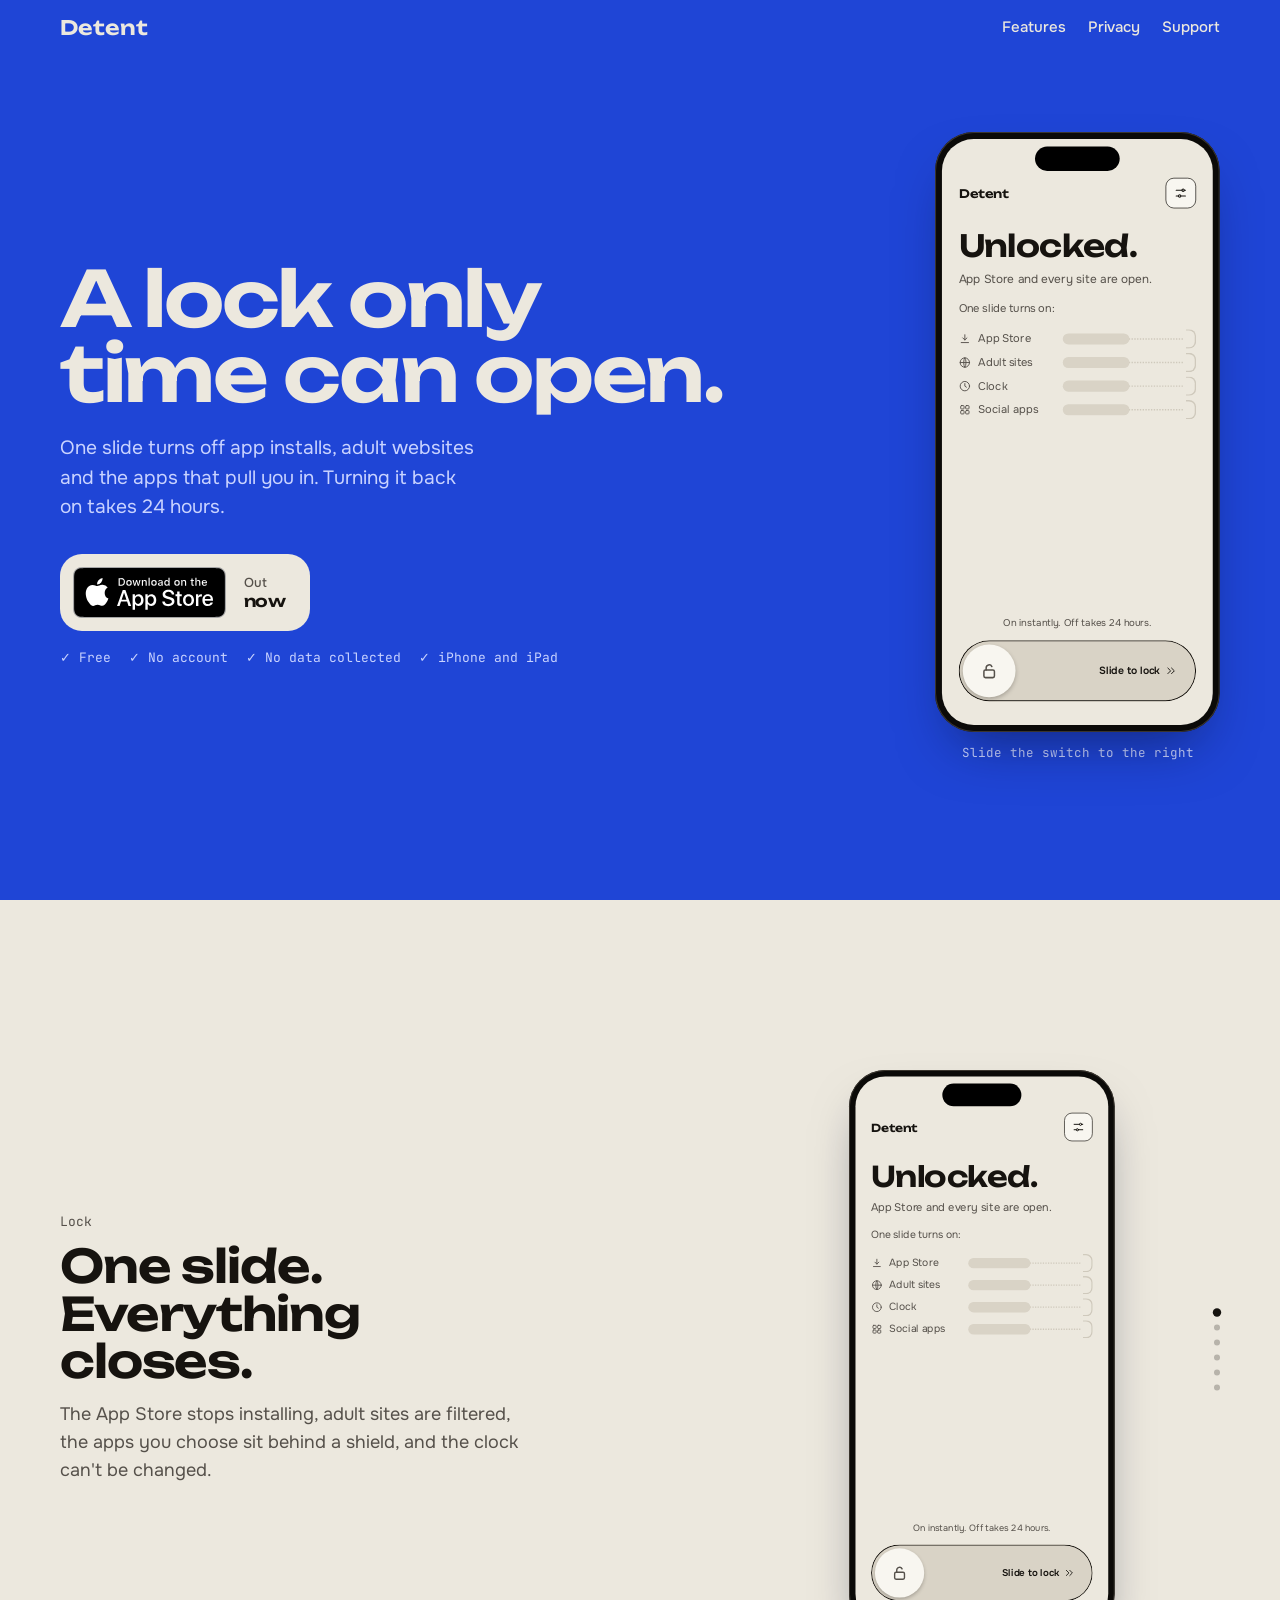
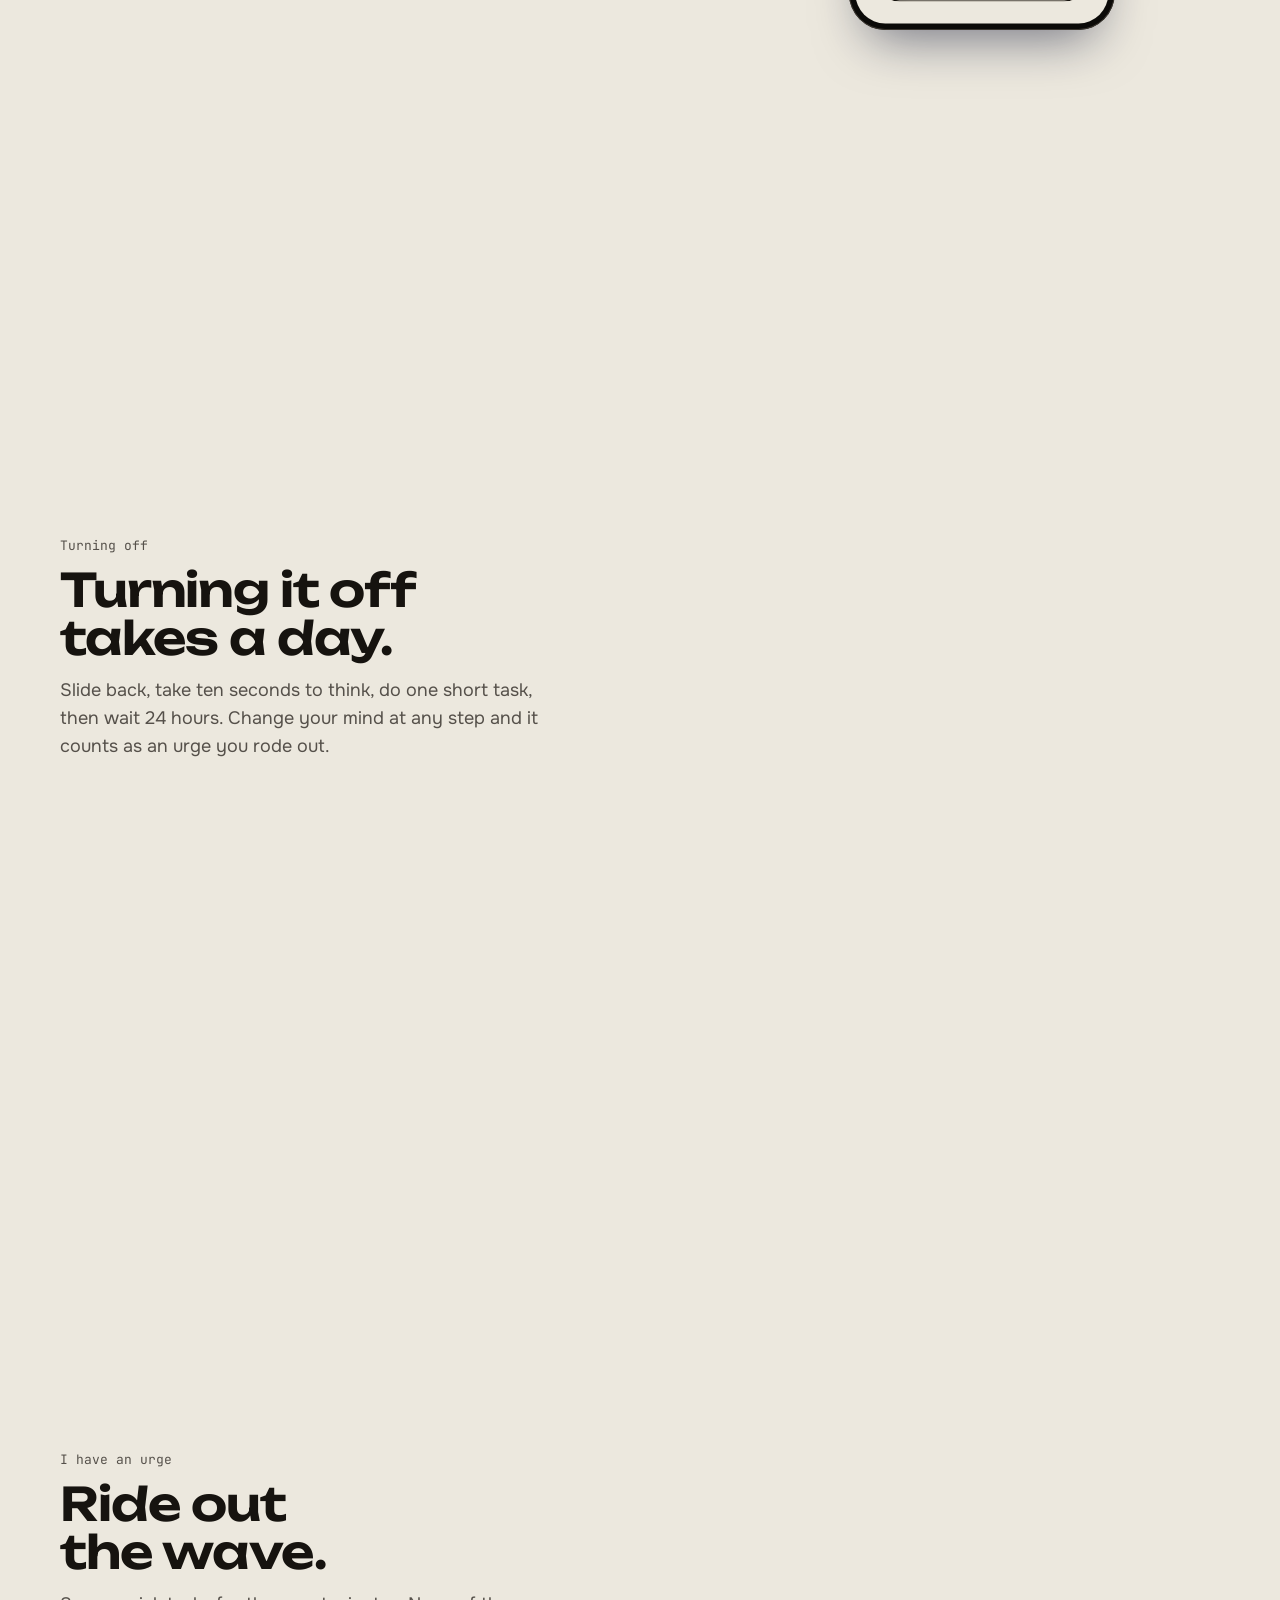
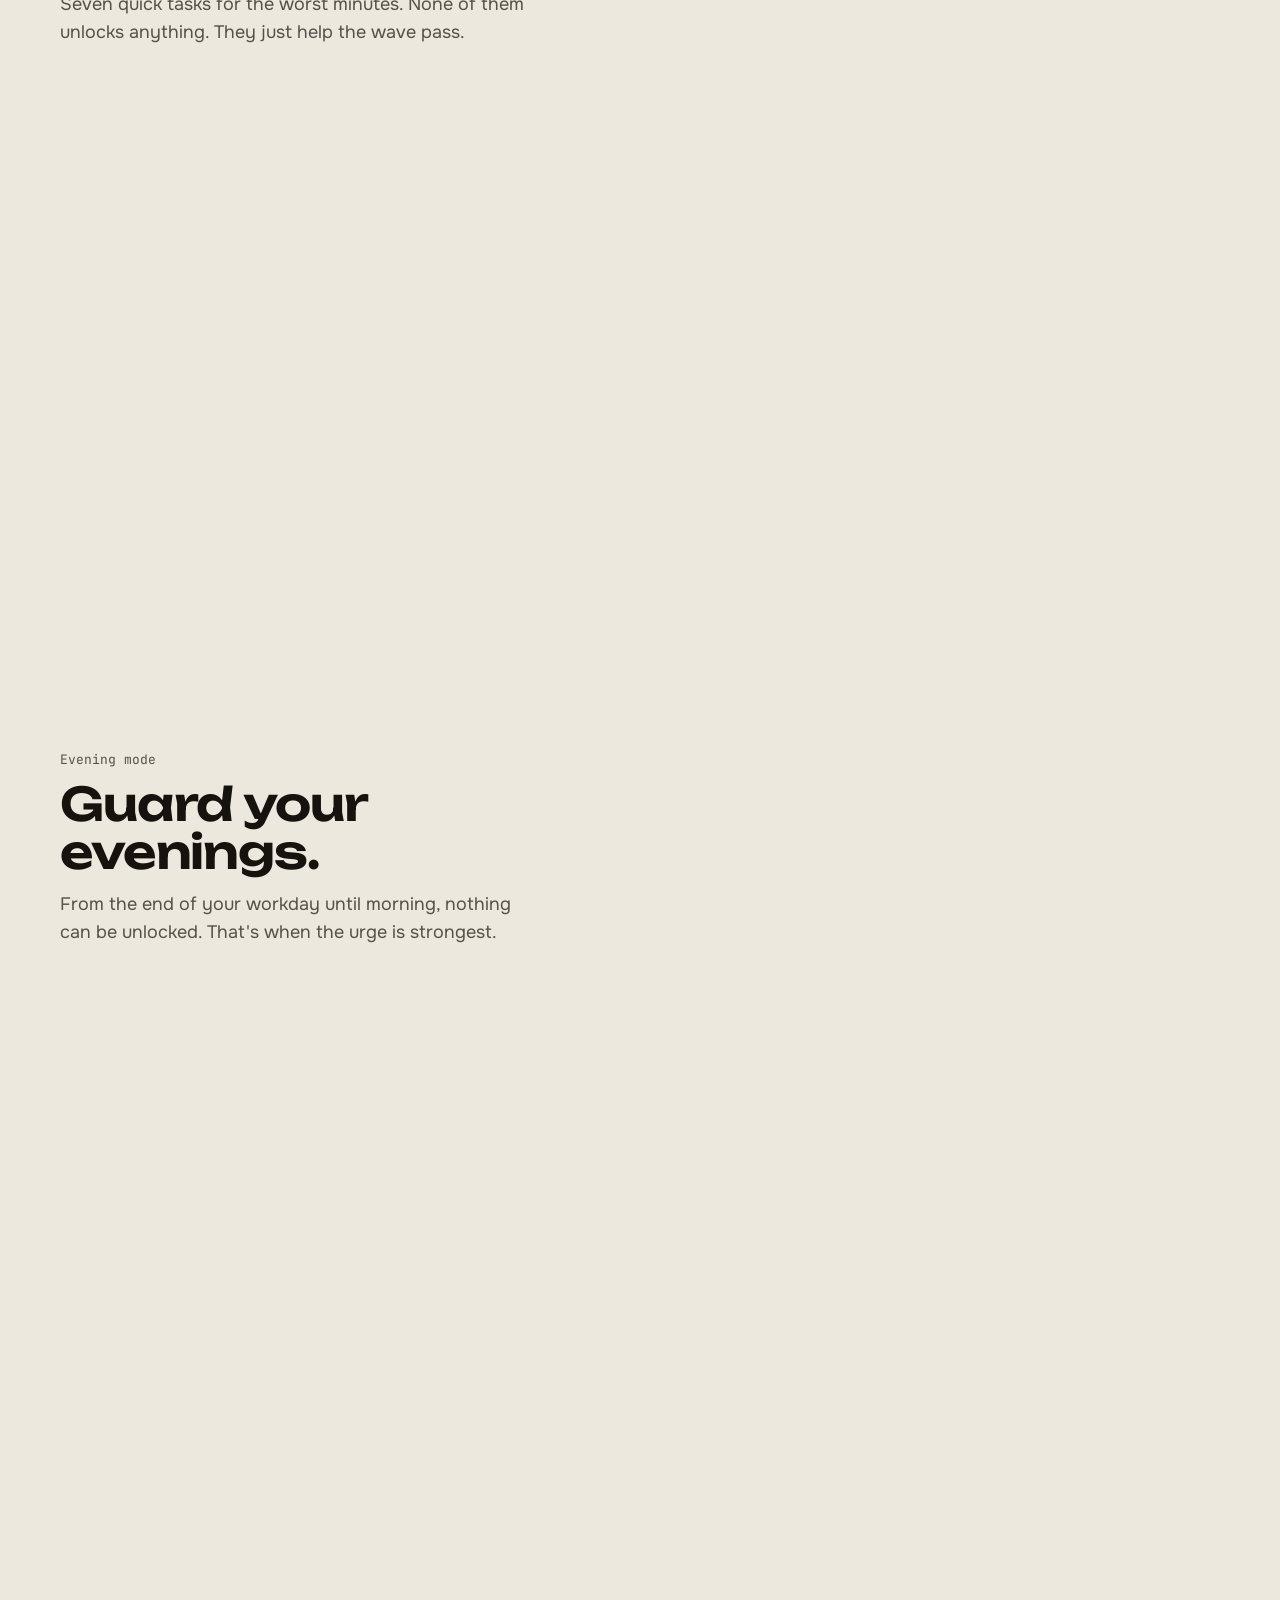
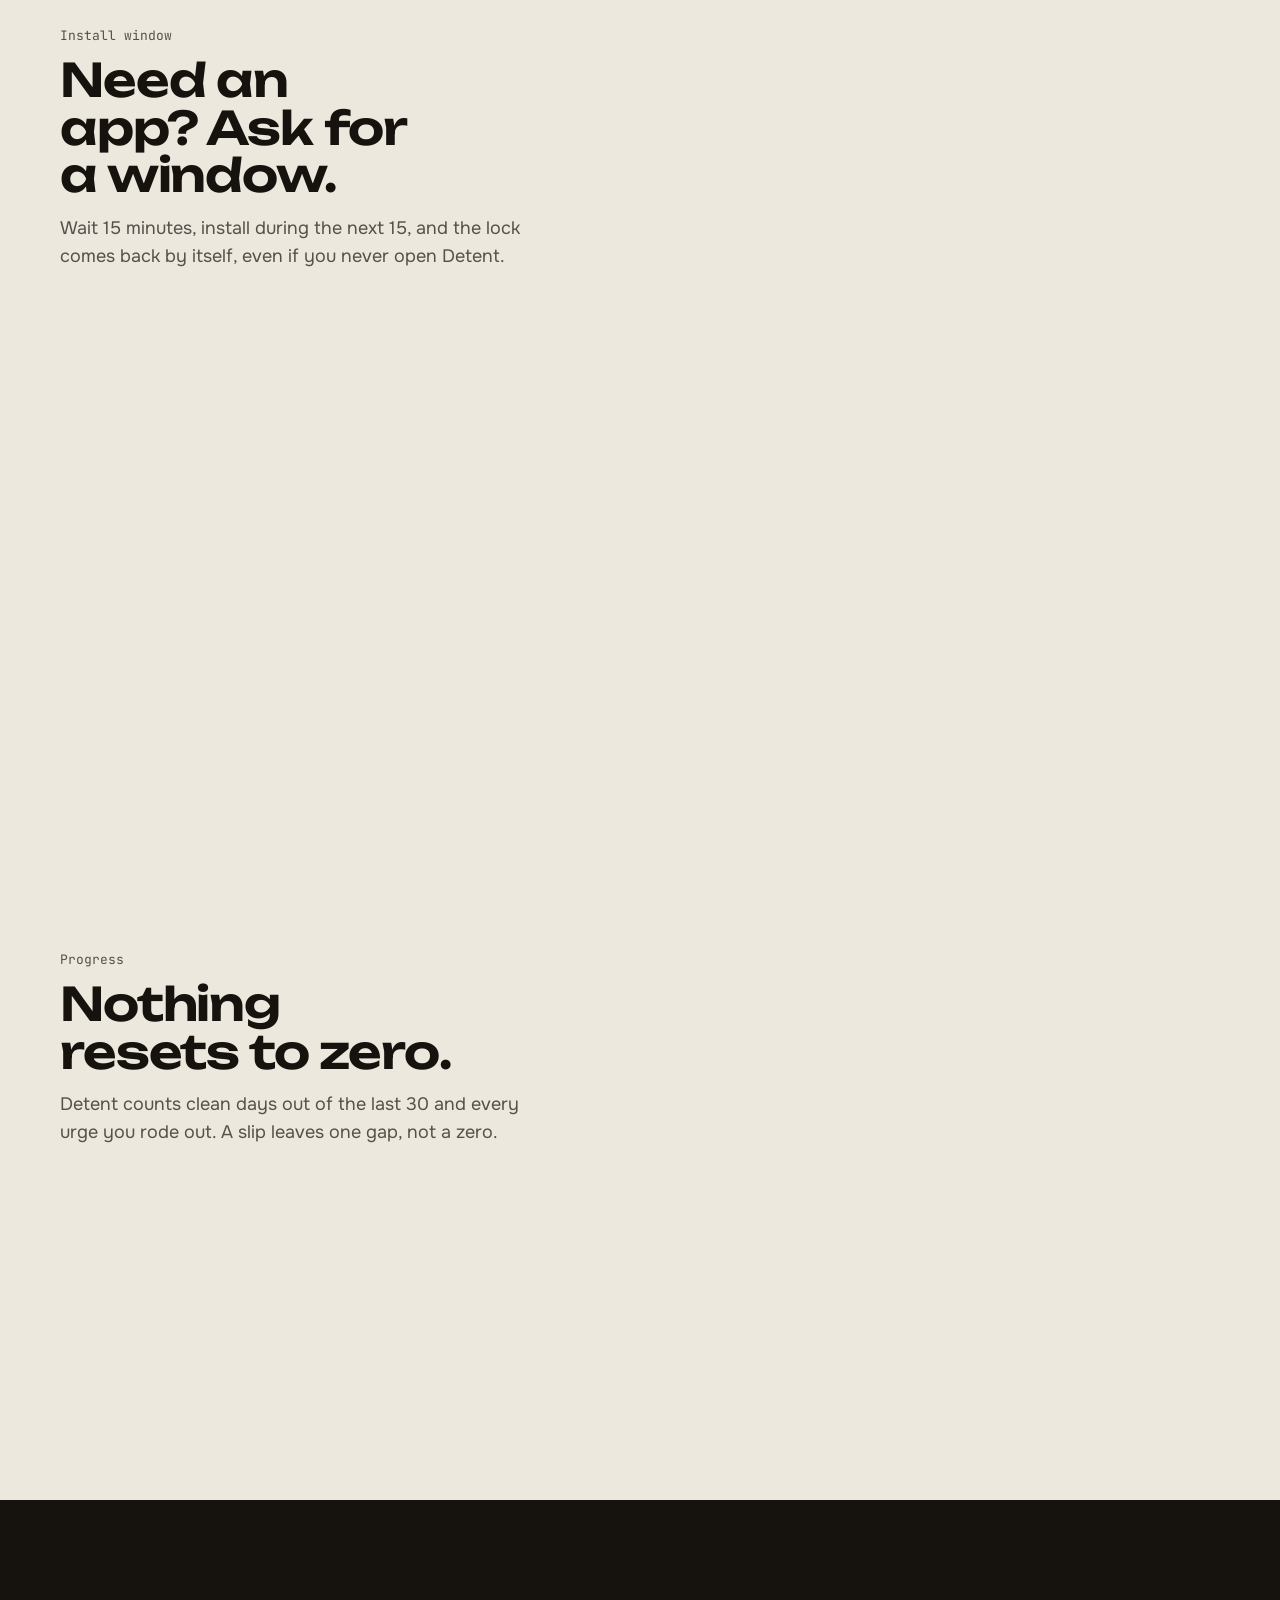
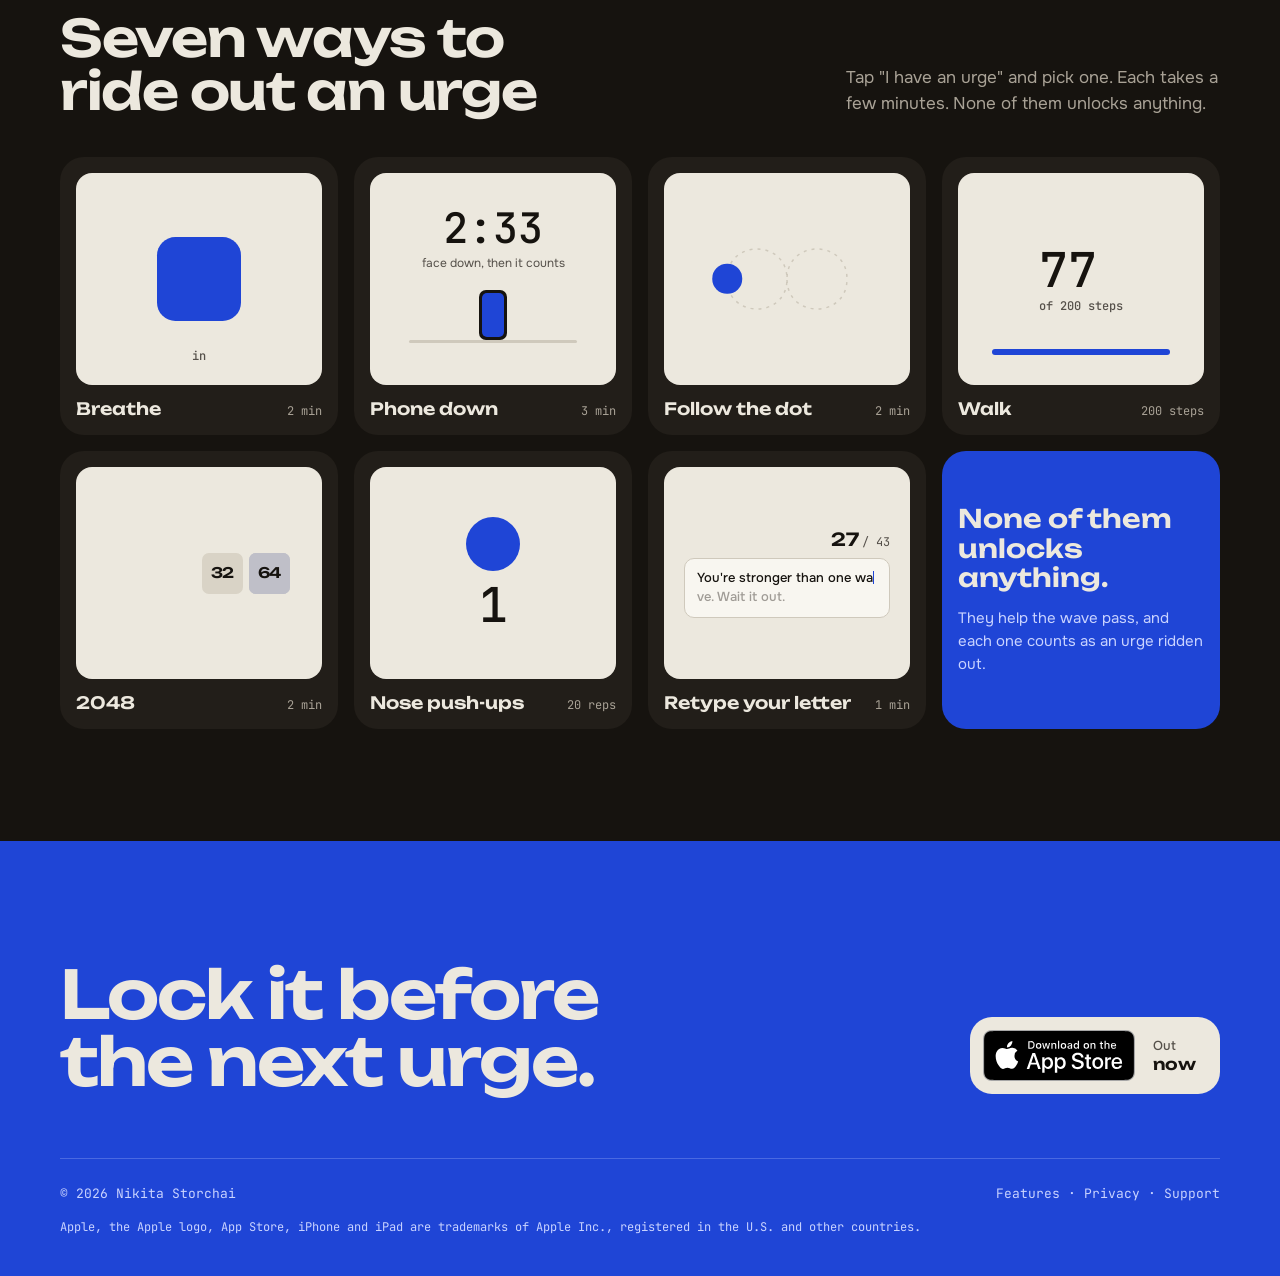
<file: index.html>
<!doctype html>
<html lang="en">
<head>
<meta charset="utf-8">
<meta name="viewport" content="width=device-width, initial-scale=1, viewport-fit=cover">
<title>Detent: Strict App Blocker</title>
<meta name="description" content="One slide turns off app installs, adult websites and the apps that pull you in. Turning them back on takes 24 hours. Free for iPhone and iPad.">
<meta property="og:type" content="website">
<meta property="og:title" content="Detent: Strict App Blocker">
<meta property="og:description" content="One slide turns off app installs, adult websites and the apps that pull you in. Turning them back on takes 24 hours. Free for iPhone and iPad.">
<meta property="og:image" content="https://ogphantom.github.io/detent-site/img/og.png">
<meta property="og:url" content="https://ogphantom.github.io/detent-site/">
<meta name="twitter:card" content="summary_large_image">
<meta name="theme-color" content="#1F45D6">
<link rel="icon" type="image/png" href="img/icon.png">
<link rel="apple-touch-icon" href="img/icon.png">
<link rel="preconnect" href="https://fonts.googleapis.com">
<link rel="preconnect" href="https://fonts.gstatic.com" crossorigin>
<link rel="stylesheet" href="https://fonts.googleapis.com/css2?family=Unbounded:wght@400;500;600;700&family=Onest:wght@400;500;600&family=JetBrains+Mono:wght@400;500&display=swap">
<link rel="stylesheet" href="assets/detent.css?v=c5c7bf34">
</head>
<body data-page="home">
<template id="dev-tpl">
  <div class="dev"><span class="island"></span>
    <div class="ms">
      <div class="ms-top"><span class="ms-word">Detent</span><span class="ms-set"><svg width="20" height="20" viewBox="0 0 24 24"><path d="M4 7h10M18 7h2M4 17h4M12 17h8"/><circle cx="16" cy="7" r="2"/><circle cx="10" cy="17" r="2"/></svg></span></div>
      <div class="ms-body">
        <div data-head>
          <p class="ms-h tx" data-h>Unlocked.</p>
          <p class="ms-sub tx" data-s>App Store and every site are open.</p>
          <p class="ms-lbl" data-lbl>One slide turns on:</p>
        </div>
        <div data-timer hidden>
          <div class="ms-timer"><span class="t" data-t>24:00:00</span><span class="u">until protection turns off</span></div>
          <p class="ms-line" data-line>Everything stays blocked until then. Changing your mind counts as an urge ridden out.</p>
          <div class="ms-hours" data-hours></div>
        </div>
        <div class="ob-bolts" data-bolts></div>
        <div class="ms-rest" data-rest style="opacity:0">
          <div data-sqwrap><div class="ms-sq" data-sq></div><p class="ms-counts" data-counts></p></div>
          <div class="ms-rows" data-rows></div>
        </div>
      </div>
      <p class="ms-cap" data-cap>On instantly. Off takes 24 hours.</p>
      <div class="ms-switch"><i class="ms-fill"></i><span class="ms-lab"></span><button class="ms-knob" type="button" aria-label="Slide to lock"></button></div>
    </div>
  </div>
</template>
<main id="landing">
  <section class="d-hero">
    <div class="wrap">
      <header class="site"><a class="word" href="./">Detent</a><nav><a href="features.html" class="fx-link">Features</a><a href="privacy.html">Privacy</a><a href="support.html">Support</a></nav></header>
      <div class="grid">
        <div>
          <h1>A lock only time can open.</h1>
          <p class="lede">One slide turns off app installs, adult websites and the apps that pull you in. Turning it back on takes 24 hours.</p>
          <div class="store"><a class="store-plate" href="https://apps.apple.com/app/id6829272946"><img src="img/preorder-badge.svg" alt="Pre-order on the App Store" width="150" height="51"><span class="plate-date"><small>Out</small> 1 December</span></a></div>
          <div class="facts"><span>Free</span><span>No account</span><span>No data collected</span><span>iPhone and iPad</span></div>
        </div>
        <div class="d-try">
          <div class="devwrap" data-dev="hero"></div>
          <p class="d-hint" data-hint>Slide the switch to the right</p>
        </div>
      </div>
    </div>
  </section>

  <section class="d-story" id="d-story">
    <div class="wrap grid">
      <div class="d-steps">
        <div class="d-step" data-bg="#ECE8DE" data-fg="#16130F" data-sub="#55504A">
          <span class="k">Lock</span><h2>One slide. Everything closes.</h2>
          <p>The App Store stops installing, adult sites are filtered, the apps you choose sit behind a shield, and the clock can't be changed.</p>
          <div class="devwrap inline" data-scene="0" aria-hidden="true"></div>
        </div>
        <div class="d-step" data-bg="#ECE8DE" data-fg="#16130F" data-sub="#55504A">
          <span class="k">Turning off</span><h2>Turning it off takes a day.</h2>
          <p>Slide back, take ten seconds to think, do one short task, then wait 24 hours. Change your mind at any step and it counts as an urge you rode out.</p>
          <div class="devwrap inline" data-scene="1" aria-hidden="true"></div>
        </div>
        <div class="d-step" data-bg="#1F45D6" data-fg="#ECE8DE" data-sub="#C9D3FF">
          <span class="k">I have an urge</span><h2>Ride out the wave.</h2>
          <p>Seven quick tasks for the worst minutes. None of them unlocks anything. They just help the wave pass.</p>
          <div class="devwrap inline" data-scene="2" aria-hidden="true"></div>
        </div>
        <div class="d-step" data-bg="#16130F" data-fg="#ECE8DE" data-sub="#A9A296">
          <span class="k">Evening mode</span><h2>Guard your evenings.</h2>
          <p>From the end of your workday until morning, nothing can be unlocked. That's when the urge is strongest.</p>
          <div class="devwrap inline" data-scene="3" aria-hidden="true"></div>
        </div>
        <div class="d-step" data-bg="#ECE8DE" data-fg="#16130F" data-sub="#55504A">
          <span class="k">Install window</span><h2>Need an app? Ask for a window.</h2>
          <p>Wait 15 minutes, install during the next 15, and the lock comes back by itself, even if you never open Detent.</p>
          <div class="devwrap inline" data-scene="4" aria-hidden="true"></div>
        </div>
        <div class="d-step" data-bg="#1F45D6" data-fg="#ECE8DE" data-sub="#C9D3FF">
          <span class="k">Progress</span><h2>Nothing resets to zero.</h2>
          <p>Detent counts clean days out of the last 30 and every urge you rode out. A slip leaves one gap, not a zero.</p>
          <div class="devwrap inline" data-scene="5" aria-hidden="true"></div>
        </div>
      </div>
      <div class="d-sticky" aria-hidden="true">
        <div class="devwrap" data-dev="story"></div>
        <div class="dots"><i class="on"></i><i></i><i></i><i></i><i></i><i></i></div>
      </div>
    </div>
  </section>

  <section class="urges">
    <div class="wrap">
      <div class="head"><h2>Seven ways to ride out an urge</h2><p>Tap "I have an urge" and pick one. Each takes a few minutes. None of them unlocks anything.</p></div>
      <div class="cards" data-cards></div>
    </div>
  </section>

  <section class="end">
    <div class="wrap grid">
      <h2>Lock it before the next urge.</h2>
      <div class="store"><a class="store-plate" href="https://apps.apple.com/app/id6829272946"><img src="img/preorder-badge.svg" alt="Pre-order on the App Store" width="150" height="51"><span class="plate-date"><small>Out</small> 1 December</span></a></div>
    </div>
    <div class="wrap"><div class="foot"><span>© 2026 Nikita Storchai</span><span><a href="features.html">Features</a> · <a href="privacy.html">Privacy</a> · <a href="support.html">Support</a></span><p class="legal">Apple, the Apple logo, App Store, iPhone and iPad are trademarks of Apple Inc., registered in the U.S. and other countries.</p></div></div>
  </section>
</main>
<script src="assets/detent.js?v=0cd245b5"></script>
</body>
</html>
</file>
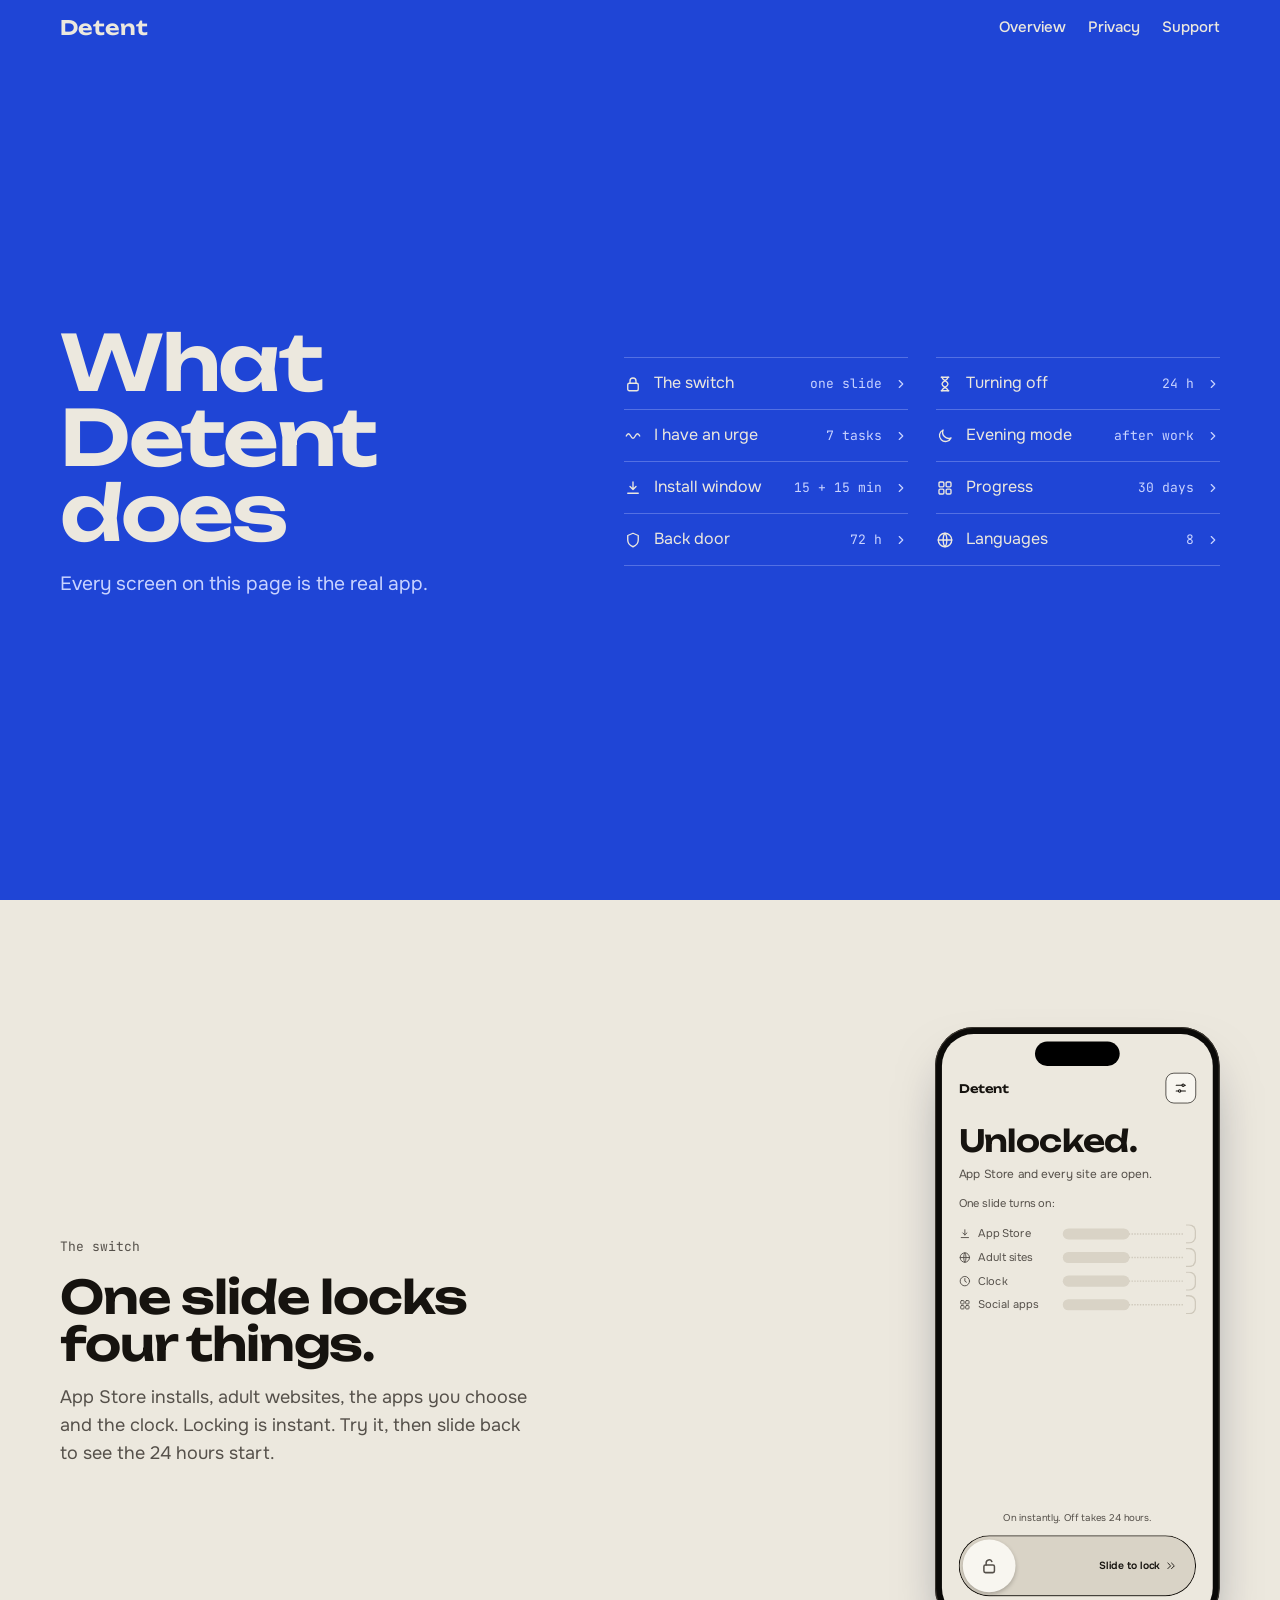
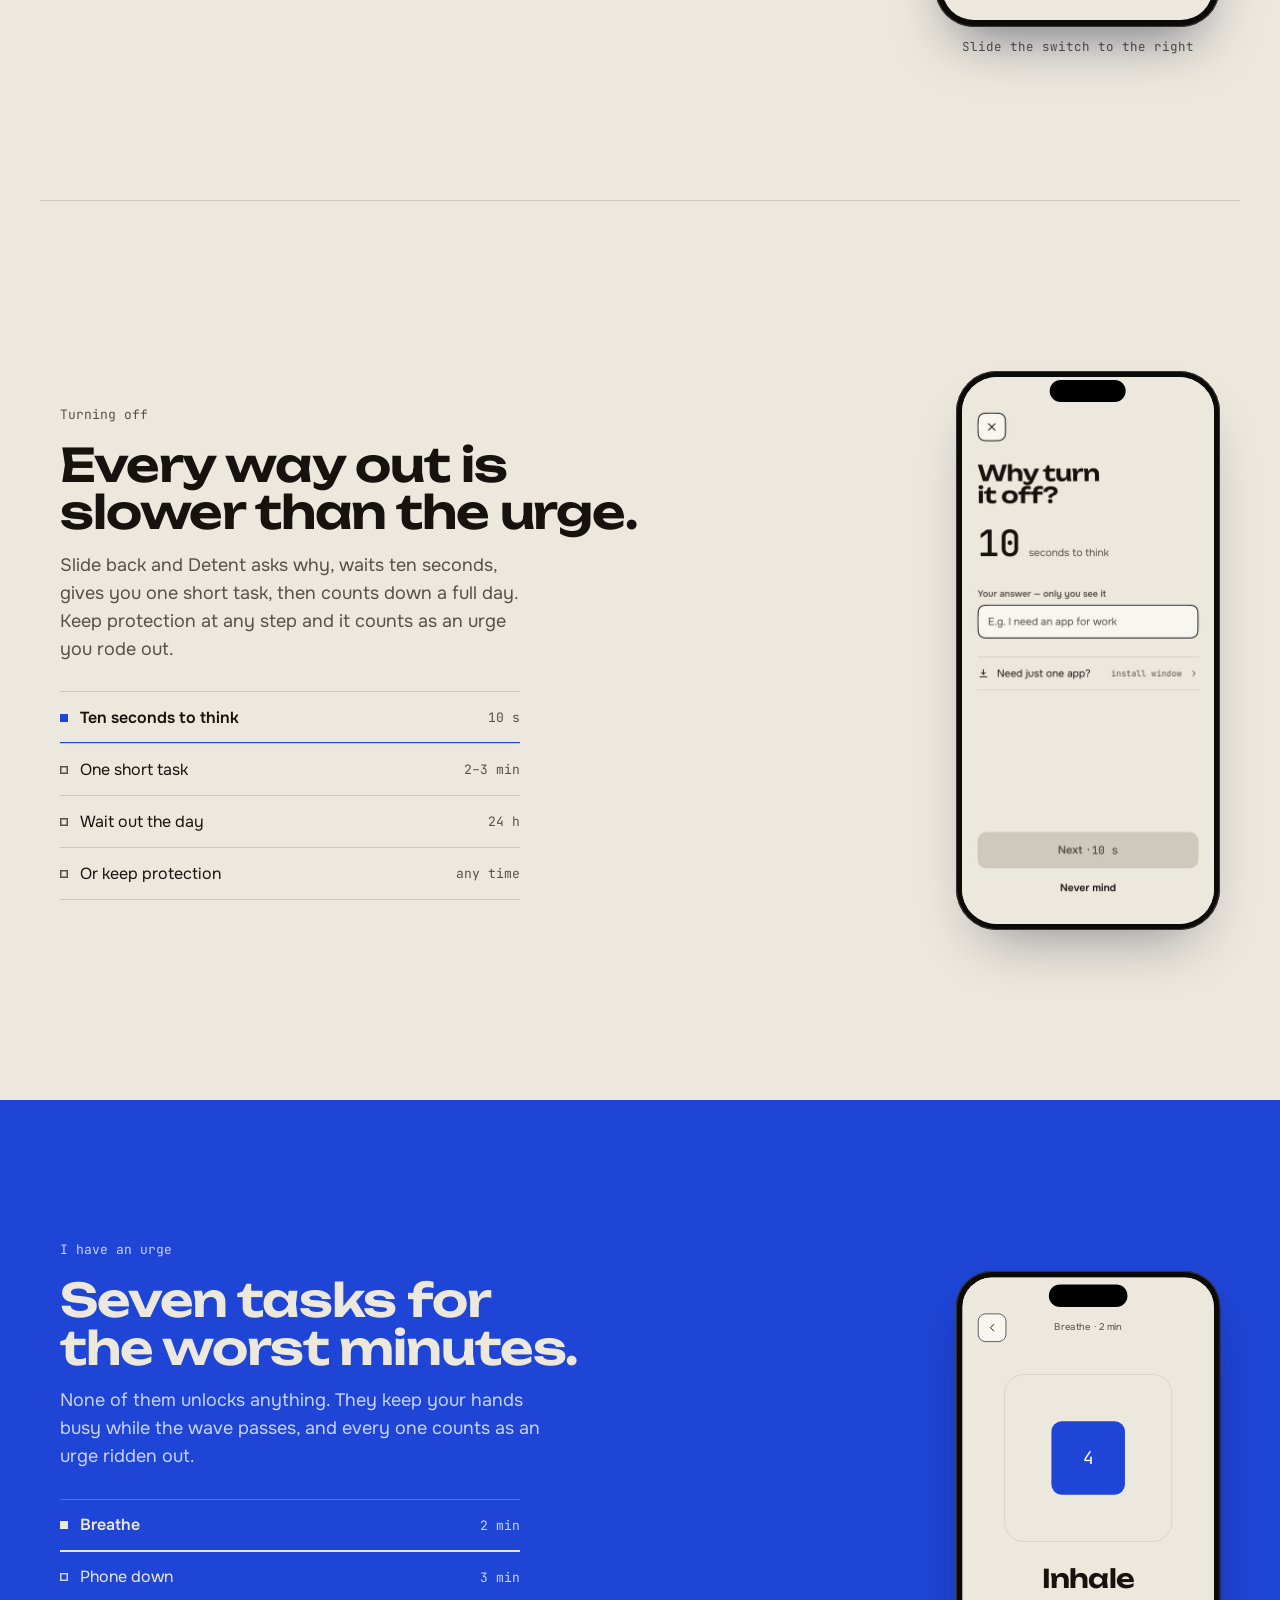
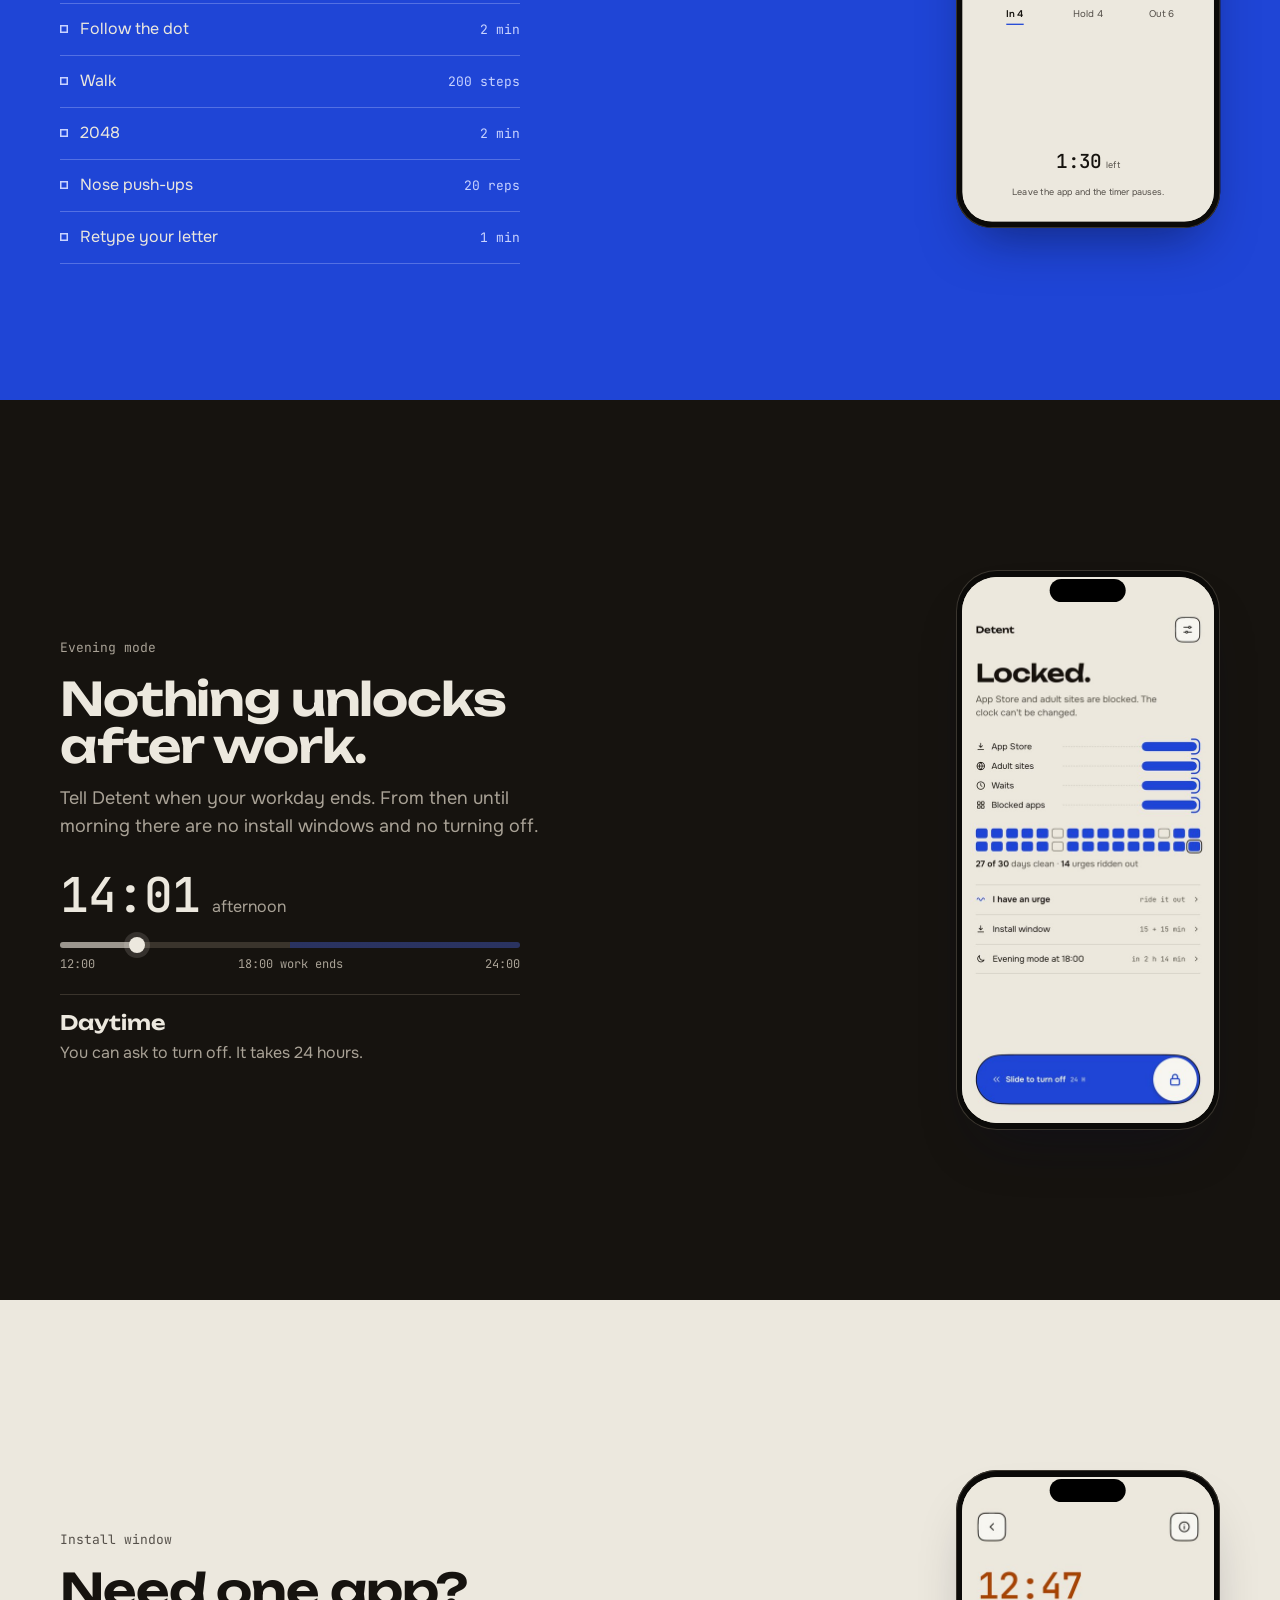
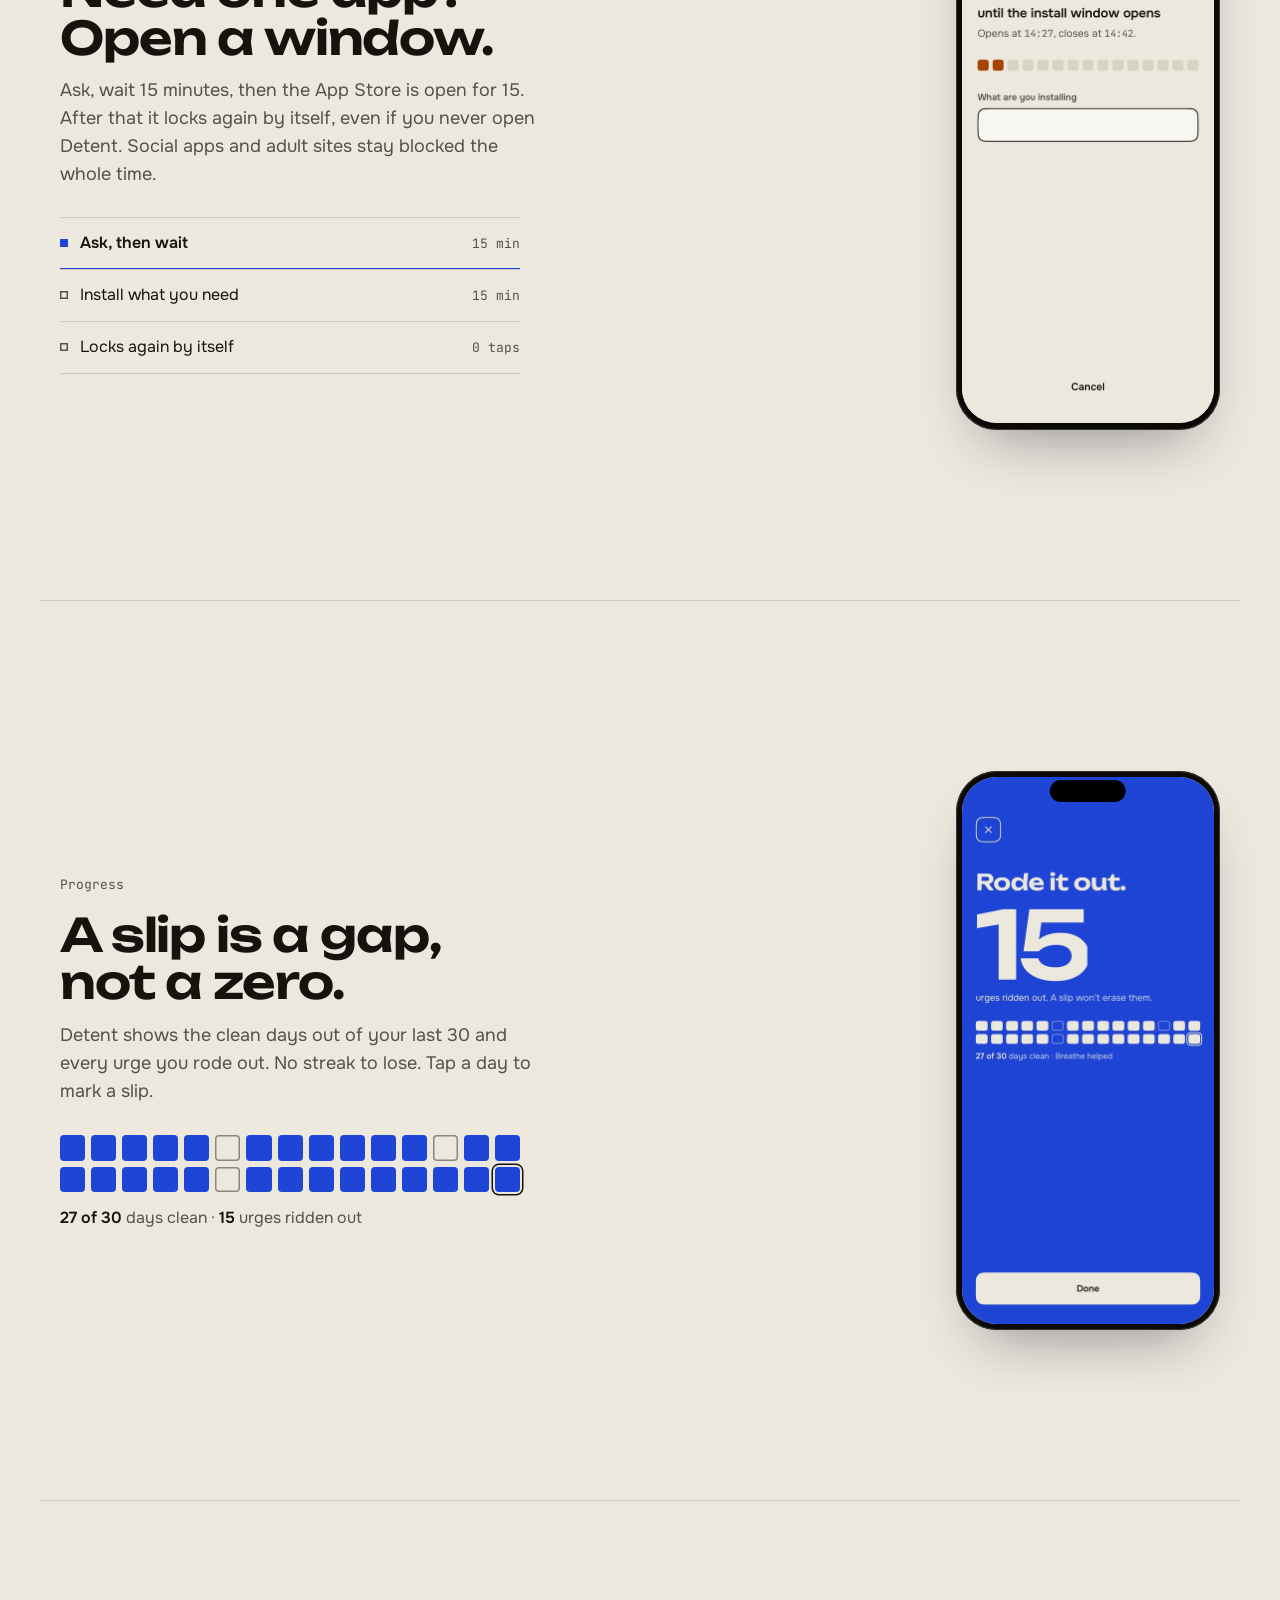
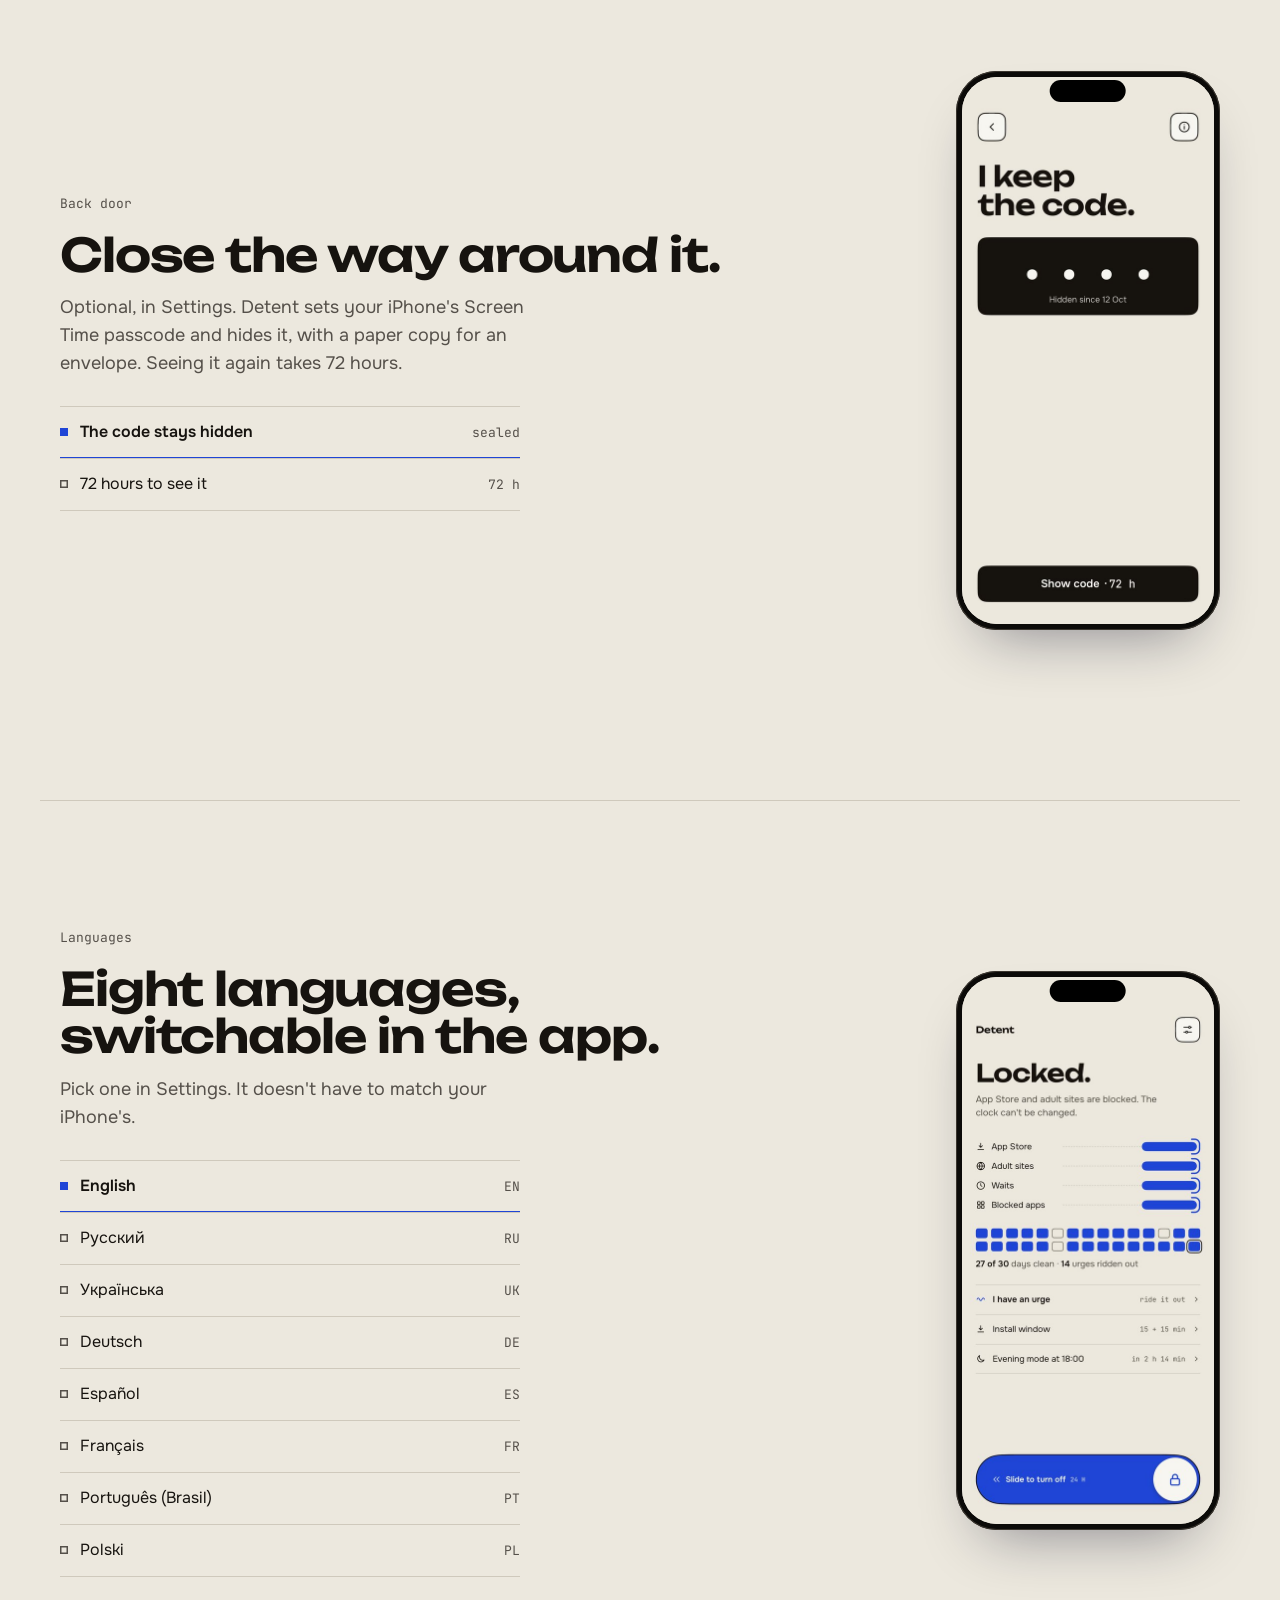
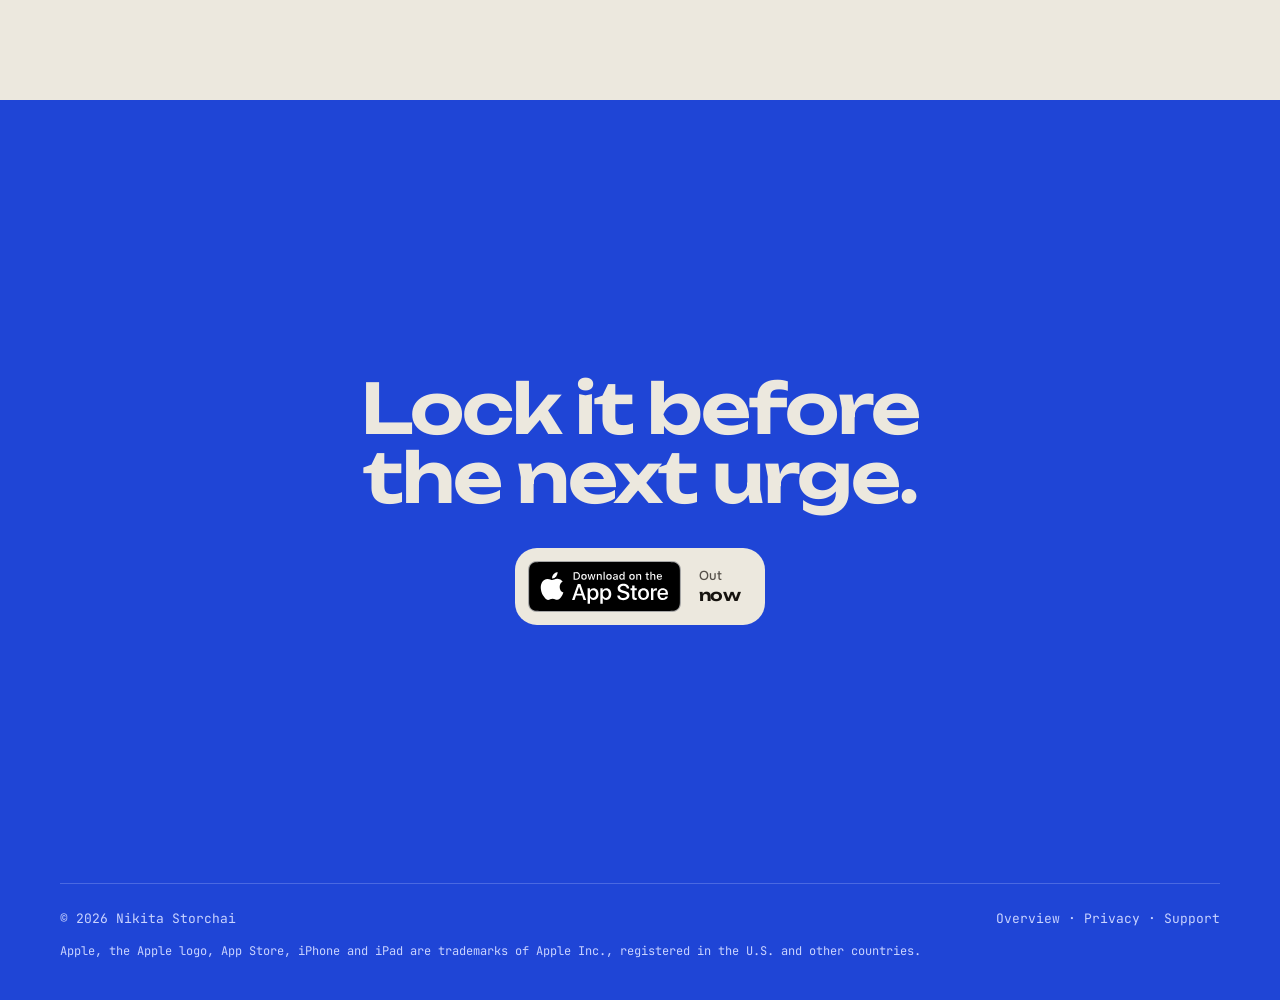
<file: features.html>
<!doctype html>
<html lang="en">
<head>
<meta charset="utf-8">
<meta name="viewport" content="width=device-width, initial-scale=1, viewport-fit=cover">
<title>What Detent does</title>
<meta name="description" content="Every Detent feature on the real app screens: the switch, the 24-hour way out, seven urge tasks, evening mode, the install window and more.">
<meta property="og:type" content="website">
<meta property="og:title" content="What Detent does">
<meta property="og:description" content="Every Detent feature on the real app screens: the switch, the 24-hour way out, seven urge tasks, evening mode, the install window and more.">
<meta property="og:image" content="https://ogphantom.github.io/detent-site/img/og.png">
<meta property="og:url" content="https://ogphantom.github.io/detent-site/features.html">
<meta name="twitter:card" content="summary_large_image">
<meta name="theme-color" content="#1F45D6">
<link rel="icon" type="image/png" href="img/icon.png">
<link rel="apple-touch-icon" href="img/icon.png">
<link rel="preconnect" href="https://fonts.googleapis.com">
<link rel="preconnect" href="https://fonts.gstatic.com" crossorigin>
<link rel="stylesheet" href="https://fonts.googleapis.com/css2?family=Unbounded:wght@400;500;600;700&family=Onest:wght@400;500;600&family=JetBrains+Mono:wght@400;500&display=swap">
<link rel="stylesheet" href="assets/detent.css?v=c5c7bf34">
</head>
<body data-page="features">
<template id="dev-tpl">
  <div class="dev"><span class="island"></span>
    <div class="ms">
      <div class="ms-top"><span class="ms-word">Detent</span><span class="ms-set"><svg width="20" height="20" viewBox="0 0 24 24"><path d="M4 7h10M18 7h2M4 17h4M12 17h8"/><circle cx="16" cy="7" r="2"/><circle cx="10" cy="17" r="2"/></svg></span></div>
      <div class="ms-body">
        <div data-head>
          <p class="ms-h tx" data-h>Unlocked.</p>
          <p class="ms-sub tx" data-s>App Store and every site are open.</p>
          <p class="ms-lbl" data-lbl>One slide turns on:</p>
        </div>
        <div data-timer hidden>
          <div class="ms-timer"><span class="t" data-t>24:00:00</span><span class="u">until protection turns off</span></div>
          <p class="ms-line" data-line>Everything stays blocked until then. Changing your mind counts as an urge ridden out.</p>
          <div class="ms-hours" data-hours></div>
        </div>
        <div class="ob-bolts" data-bolts></div>
        <div class="ms-rest" data-rest style="opacity:0">
          <div data-sqwrap><div class="ms-sq" data-sq></div><p class="ms-counts" data-counts></p></div>
          <div class="ms-rows" data-rows></div>
        </div>
      </div>
      <p class="ms-cap" data-cap>On instantly. Off takes 24 hours.</p>
      <div class="ms-switch"><i class="ms-fill"></i><span class="ms-lab"></span><button class="ms-knob" type="button" aria-label="Slide to lock"></button></div>
    </div>
  </div>
</template>
<main id="features">
  <section class="fx-hero">
    <div class="wrap">
      <header class="site"><a class="word" href="./">Detent</a><nav><a href="./" class="fx-link">Overview</a><a href="privacy.html">Privacy</a><a href="support.html">Support</a></nav></header>
      <div class="intro">
        <div><h1>What Detent does</h1><p class="lede">Every screen on this page is the real app.</p></div>
        <nav class="fx-index" aria-label="Features"><a href="#fx-switch" data-jump="fx-switch"><svg width="18" height="18" viewBox="0 0 24 24" aria-hidden="true"><rect x="5" y="11" width="14" height="10" rx="2"/><path d="M8 11V8a4 4 0 0 1 8 0v3"/></svg><span class="l">The switch</span><span class="v">one slide</span><svg class="c" width="14" height="14" viewBox="0 0 24 24" aria-hidden="true"><path d="M9 6l6 6-6 6"/></svg></a><a href="#fx-off" data-jump="fx-off"><svg width="18" height="18" viewBox="0 0 24 24" aria-hidden="true"><path d="M7 3h10M7 21h10"/><path d="M8 3c0 4 8 5 8 9s-8 5-8 9"/><path d="M16 3c0 4-8 5-8 9s8 5 8 9"/></svg><span class="l">Turning off</span><span class="v">24 h</span><svg class="c" width="14" height="14" viewBox="0 0 24 24" aria-hidden="true"><path d="M9 6l6 6-6 6"/></svg></a><a href="#fx-urge" data-jump="fx-urge"><svg width="18" height="18" viewBox="0 0 24 24" aria-hidden="true"><path d="M3 12c2-4 4-4 6 0s4 4 6 0 4-4 6 0"/></svg><span class="l">I have an urge</span><span class="v">7 tasks</span><svg class="c" width="14" height="14" viewBox="0 0 24 24" aria-hidden="true"><path d="M9 6l6 6-6 6"/></svg></a><a href="#fx-eve" data-jump="fx-eve"><svg width="18" height="18" viewBox="0 0 24 24" aria-hidden="true"><path d="M20 14.5A8 8 0 0 1 9.5 4a8 8 0 1 0 10.5 10.5z"/></svg><span class="l">Evening mode</span><span class="v">after work</span><svg class="c" width="14" height="14" viewBox="0 0 24 24" aria-hidden="true"><path d="M9 6l6 6-6 6"/></svg></a><a href="#fx-win" data-jump="fx-win"><svg width="18" height="18" viewBox="0 0 24 24" aria-hidden="true"><path d="M12 4v10M8 10l4 4 4-4M5 19h14"/></svg><span class="l">Install window</span><span class="v">15 + 15 min</span><svg class="c" width="14" height="14" viewBox="0 0 24 24" aria-hidden="true"><path d="M9 6l6 6-6 6"/></svg></a><a href="#fx-prog" data-jump="fx-prog"><svg width="18" height="18" viewBox="0 0 24 24" aria-hidden="true"><rect x="4" y="4" width="6.5" height="6.5" rx="1.5"/><rect x="13.5" y="4" width="6.5" height="6.5" rx="1.5"/><rect x="4" y="13.5" width="6.5" height="6.5" rx="1.5"/><rect x="13.5" y="13.5" width="6.5" height="6.5" rx="1.5"/></svg><span class="l">Progress</span><span class="v">30 days</span><svg class="c" width="14" height="14" viewBox="0 0 24 24" aria-hidden="true"><path d="M9 6l6 6-6 6"/></svg></a><a href="#fx-door" data-jump="fx-door"><svg width="18" height="18" viewBox="0 0 24 24" aria-hidden="true"><path d="M12 3l7 3v6c0 4-3 7.5-7 9-4-1.5-7-5-7-9V6l7-3z"/></svg><span class="l">Back door</span><span class="v">72 h</span><svg class="c" width="14" height="14" viewBox="0 0 24 24" aria-hidden="true"><path d="M9 6l6 6-6 6"/></svg></a><a href="#fx-lang" data-jump="fx-lang"><svg width="18" height="18" viewBox="0 0 24 24" aria-hidden="true"><circle cx="12" cy="12" r="9"/><path d="M3 12h18M12 3c3.2 3 3.2 15 0 18M12 3c-3.2 3-3.2 15 0 18"/></svg><span class="l">Languages</span><span class="v">8</span><svg class="c" width="14" height="14" viewBox="0 0 24 24" aria-hidden="true"><path d="M9 6l6 6-6 6"/></svg></a></nav>
      </div>
    </div>
  </section>

  <section class="fx-sec plain" id="fx-switch"><div class="wrap fx-row">
    <div class="txt"><span class="k">The switch</span><h2>One slide locks four things.</h2><p>App Store installs, adult websites, the apps you choose and the clock. Locking is instant. Try it, then slide back to see the 24 hours start.</p></div>
    <div class="fx-dev"><div class="devwrap" data-dev="fx"></div><p class="fx-cap" data-fxhint>Slide the switch to the right</p></div>
  </div></section>

  <section class="fx-sec plain" id="fx-off"><div class="wrap fx-row">
    <div class="txt"><span class="k">Turning off</span><h2>Every way out is slower than the urge.</h2><p>Slide back and Detent asks why, waits ten seconds, gives you one short task, then counts down a full day. Keep protection at any step and it counts as an urge you rode out.</p>
      <div class="opts" data-opts="off"><button class="opt" type="button" aria-pressed="true" data-i="0"><span class="l">Ten seconds to think</span><span class="v">10 s</span><span class="run"></span></button><button class="opt" type="button" aria-pressed="false" data-i="1"><span class="l">One short task</span><span class="v">2–3 min</span><span class="run"></span></button><button class="opt" type="button" aria-pressed="false" data-i="2"><span class="l">Wait out the day</span><span class="v">24 h</span><span class="run"></span></button><button class="opt" type="button" aria-pressed="false" data-i="3"><span class="l">Or keep protection</span><span class="v">any time</span><span class="run"></span></button></div></div>
    <div class="fx-phone"><div class="phone"><div class="scr" data-shots="off"><img class="on" src="img/s-b1-pause.jpg" alt="Why turn it off? Ten seconds to think"><img src="img/s-b2-task.jpg" alt="One task, then 24 hours"><img src="img/phone-b3-countdown.jpg" alt="23:41:08 until protection turns off"><img src="img/s-b4-cancelled.jpg" alt="Good call. Countdown stopped"></div></div></div>
  </div></section>

  <section class="fx-sec cob" id="fx-urge"><div class="wrap fx-row">
    <div class="txt"><span class="k">I have an urge</span><h2>Seven tasks for the worst minutes.</h2><p>None of them unlocks anything. They keep your hands busy while the wave passes, and every one counts as an urge ridden out.</p>
      <div class="opts" data-opts="urge"><button class="opt" type="button" aria-pressed="true" data-i="0"><span class="l">Breathe</span><span class="v">2 min</span><span class="run"></span></button><button class="opt" type="button" aria-pressed="false" data-i="1"><span class="l">Phone down</span><span class="v">3 min</span><span class="run"></span></button><button class="opt" type="button" aria-pressed="false" data-i="2"><span class="l">Follow the dot</span><span class="v">2 min</span><span class="run"></span></button><button class="opt" type="button" aria-pressed="false" data-i="3"><span class="l">Walk</span><span class="v">200 steps</span><span class="run"></span></button><button class="opt" type="button" aria-pressed="false" data-i="4"><span class="l">2048</span><span class="v">2 min</span><span class="run"></span></button><button class="opt" type="button" aria-pressed="false" data-i="5"><span class="l">Nose push-ups</span><span class="v">20 reps</span><span class="run"></span></button><button class="opt" type="button" aria-pressed="false" data-i="6"><span class="l">Retype your letter</span><span class="v">1 min</span><span class="run"></span></button></div></div>
    <div class="fx-dev"><div class="devwrap" data-livewrap><div class="dev"><span class="island"></span><div class="ms" data-live>
      <div class="ts on" data-t="0"><div class="bar"><span class="back"><svg width="20" height="20" viewBox="0 0 24 24"><path d="M15 6l-6 6 6 6"/></svg></span><span class="mid">Breathe · 2 min</span></div>
        <div class="bbox"><div class="bsq" data-bsq>4</div></div><div class="bword" data-bword>Inhale</div>
        <div class="bphases"><span><i class="on" data-bp="0">In 4</i></span><span><i data-bp="1">Hold 4</i></span><span><i data-bp="2">Out 6</i></span></div>
        <div class="btime"><b data-btime>1:31</b><span>left</span></div><p class="bfoot">Leave the app and the timer pauses.</p></div>
      <div class="ts" data-t="1"><div class="bar"><span class="back"><svg width="20" height="20" viewBox="0 0 24 24"><path d="M15 6l-6 6 6 6"/></svg></span></div><h3 class="h44">Put it<br>down.</h3>
        <div class="dtime"><b data-dtime>3:00</b><span data-dword>starts face down</span></div>
        <svg class="dflip" data-dflip width="342" height="220" viewBox="0 0 342 220" aria-hidden="true"><path d="M171.0 12 H203 A26 26 0 0 1 229 38 V182 A26 26 0 0 1 203 208 H139 A26 26 0 0 1 113 182 V38 A26 26 0 0 1 139 12 Z" fill="none" stroke="#D9D3C6" stroke-width="3"/><path data-dring d="M171.0 12 H203 A26 26 0 0 1 229 38 V182 A26 26 0 0 1 203 208 H139 A26 26 0 0 1 113 182 V38 A26 26 0 0 1 139 12 Z" pathLength="100" fill="none" stroke="#1F45D6" stroke-width="3" stroke-linecap="round" stroke-dasharray="0 100"/><g class="face"><rect x="123" y="22" width="96" height="176" rx="18" fill="#1F45D6"/><rect x="156" y="31" width="30" height="9" rx="4.5" fill="#16130F"/></g><g class="backside"><rect x="123" y="22" width="96" height="176" rx="18" fill="#16130F"/><rect x="133" y="32" width="34" height="34" rx="10" fill="#2A2620"/><circle cx="144" cy="43" r="5.5" fill="#55504A"/><circle cx="156" cy="55" r="5.5" fill="#55504A"/></g></svg>
        <p class="note" style="margin-top:24px;font-size:16px">Screen to the table. The timer starts by itself, and a soft buzz tells you when the three minutes are up.</p>
        <p class="note" style="margin-top:10px;font-size:14px">Don’t lock it. Face down, the screen goes dark by itself.</p><p class="stop">Stop</p></div>
      <div class="ts" data-t="2"><div class="bar"><span class="back"><svg width="20" height="20" viewBox="0 0 24 24"><path d="M15 6l-6 6 6 6"/></svg></span></div><h3 class="h44">Eyes on<br>the dot.</h3>
        <div class="drow"><span data-dset>Set 2 of 4</span><span data-dleft>1:16 left</span></div>
        <div class="dsets"><i><b style="width:100%"></b></i><i><b data-dbar></b></i><i><b></b></i><i><b></b></i></div>
        <div class="dlane"><i class="ln"></i><i class="tk" style="left:0"></i><i class="tk" style="left:340.5px"></i><i class="dt" data-dot="3" style="width:12px;height:12px;opacity:.12"></i><i class="dt" data-dot="2" style="width:20px;height:20px;opacity:.22"></i><i class="dt" data-dot="1" style="width:30px;height:30px;opacity:.38"></i><i class="dt" data-dot="0" style="width:44px;height:44px"></i></div>
        <p class="note" style="margin-top:36px;font-size:16px">Keep the picture in mind. Only your eyes move; your head stays still.</p><p class="stop">Stop</p></div>
      <div class="ts" data-t="3"><div class="bar"><span class="back"><svg width="20" height="20" viewBox="0 0 24 24"><path d="M15 6l-6 6 6 6"/></svg></span><span class="m" data-wleft>≈ 1 min left</span></div><h3 class="h30">Leave<br>the room.</h3>
        <div class="wcount"><b data-wn>0</b><span>/ 200 steps</span></div>
        <svg class="wsnake" width="342" height="240" viewBox="0 0 342 240" aria-hidden="true"><text x="308" y="8" text-anchor="end" font-family="JetBrains Mono, monospace" font-size="12" fill="#55504A">50</text><text x="34" y="72" font-family="JetBrains Mono, monospace" font-size="12" fill="#55504A">100</text><text x="308" y="136" text-anchor="end" font-family="JetBrains Mono, monospace" font-size="12" fill="#55504A">150</text><text x="34" y="200" font-family="JetBrains Mono, monospace" font-size="12" fill="#55504A">200</text><path d="M32 24 H310 A32 32 0 0 1 310 88 H32 A32 32 0 0 0 32 152 H310 A32 32 0 0 1 310 216 H32" fill="none" stroke="#D9D3C6" stroke-width="16" stroke-linecap="round"/><path data-wpath d="M32 24 H310 A32 32 0 0 1 310 88 H32 A32 32 0 0 0 32 152 H310 A32 32 0 0 1 310 216 H32" fill="none" stroke="#1F45D6" stroke-width="16" stroke-linecap="round" stroke-dasharray="0 2000"/><circle data-wdot cx="32" cy="24" r="10" fill="#F8F6F0" stroke="#1F45D6" stroke-width="4"/></svg>
        <p class="note" style="margin-top:22px">Your phone counts the steps. Go anywhere — just away from where the urge hit.</p><p class="stop">Stop</p></div>
      <div class="ts" data-t="4"><div class="bar"><span class="back"><svg width="20" height="20" viewBox="0 0 24 24"><path d="M15 6l-6 6 6 6"/></svg></span></div><h3 class="h30">Make<br>2048.</h3>
        <div class="mrow"><span>Highest tile <b data-mtop>256</b></span><span data-mmoves>41 moves</span></div>
        <div class="mboard"><div class="mgrid" data-mgrid><b></b><b></b><b></b><b></b><b></b><b></b><b></b><b></b><b></b><b></b><b></b><b></b><b></b><b></b><b></b><b></b></div></div><p class="stop">Stop</p></div>
      <div class="ts push" data-t="5"><div class="bar"><span class="back"><svg width="20" height="20" viewBox="0 0 24 24"><path d="M15 6l-6 6 6 6"/></svg></span><span class="m" data-pleft>13 to go</span></div>
        <div class="parea"><div class="num"><b data-pn>7</b><span>of 20</span></div><div class="fill" data-pfill></div><div class="num over" data-pover><b data-pn2>7</b><span>of 20</span></div></div><p class="stop">Stop</p></div>
      <div class="ts" data-t="6"><div class="bar"><span class="back"><svg width="20" height="20" viewBox="0 0 24 24"><path d="M15 6l-6 6 6 6"/></svg></span></div>
        <div class="lhead"><h3>Retype your<br>letter.</h3><div class="c"><b data-ln>0</b><span>/ <span data-lt>127</span></span></div></div>
        <p class="lwhen">You wrote this on Oct 12</p>
        <div class="lpaper"><span data-ldone></span><span class="rest" data-lrest></span></div>
        <p class="llab">Retype it by hand — paste is off</p>
        <div class="lfield"><span data-ltyped></span><span class="caret"></span></div></div>
    </div></div></div></div>
  </div></section>

  <section class="fx-sec ink" id="fx-eve"><div class="wrap fx-row">
    <div class="txt"><span class="k">Evening mode</span><h2>Nothing unlocks after work.</h2><p>Tell Detent when your workday ends. From then until morning there are no install windows and no turning off.</p>
      <div class="eve">
        <div class="now"><b data-eve-now>15:00</b><span data-eve-word>afternoon</span></div>
        <div class="evebar" aria-hidden="true"><i data-evefill></i><b data-evemark></b></div>
        <div class="ticks"><span>12:00</span><span>18:00 work ends</span><span>24:00</span></div>
        <p class="state"><b data-eve-t>Daytime</b><span data-eve-s>You can ask to turn off. It takes 24 hours.</span></p>
      </div>
    </div>
    <div class="fx-phone"><div class="phone"><div class="scr" data-shots="eve"><img class="on" src="img/phone-01-on.jpg" alt="Daytime main screen"><img src="img/phone-04-evening.jpg" alt="Evening mode main screen"></div></div></div>
  </div></section>

  <section class="fx-sec plain" id="fx-win"><div class="wrap fx-row">
    <div class="txt"><span class="k">Install window</span><h2>Need one app? Open a window.</h2><p>Ask, wait 15 minutes, then the App Store is open for 15. After that it locks again by itself, even if you never open Detent. Social apps and adult sites stay blocked the whole time.</p>
      <div class="opts" data-opts="win"><button class="opt" type="button" aria-pressed="true" data-i="0"><span class="l">Ask, then wait</span><span class="v">15 min</span><span class="run"></span></button><button class="opt" type="button" aria-pressed="false" data-i="1"><span class="l">Install what you need</span><span class="v">15 min</span><span class="run"></span></button><button class="opt" type="button" aria-pressed="false" data-i="2"><span class="l">Locks again by itself</span><span class="v">0 taps</span><span class="run"></span></button></div></div>
    <div class="fx-phone"><div class="phone"><div class="scr" data-shots="win"><img class="on" src="img/phone-c1-window-wait.jpg" alt="12:47 until the install window opens"><img src="img/phone-c2-windowopen.jpg" alt="13:02 left to install"><img src="img/phone-01-on.jpg" alt="Locked again"></div></div></div>
  </div></section>

  <section class="fx-sec plain" id="fx-prog"><div class="wrap fx-row">
    <div class="txt"><span class="k">Progress</span><h2>A slip is a gap, not a zero.</h2><p>Detent shows the clean days out of your last 30 and every urge you rode out. No streak to lose. Tap a day to mark a slip.</p>
      <div class="prog"><div class="g" data-prog></div><p class="n" data-prog-n></p></div>
    </div>
    <div class="fx-phone"><div class="phone"><div class="scr" data-shots="prog"><img class="on" src="img/phone-06-rode-it-out.jpg" alt="Rode it out: 15 urges ridden out"></div></div></div>
  </div></section>

  <section class="fx-sec plain" id="fx-door"><div class="wrap fx-row">
    <div class="txt"><span class="k">Back door</span><h2>Close the way around it.</h2><p>Optional, in Settings. Detent sets your iPhone's Screen Time passcode and hides it, with a paper copy for an envelope. Seeing it again takes 72 hours.</p>
      <div class="opts" data-opts="door"><button class="opt" type="button" aria-pressed="true" data-i="0"><span class="l">The code stays hidden</span><span class="v">sealed</span><span class="run"></span></button><button class="opt" type="button" aria-pressed="false" data-i="1"><span class="l">72 hours to see it</span><span class="v">72 h</span><span class="run"></span></button></div></div>
    <div class="fx-phone"><div class="phone"><div class="scr" data-shots="door"><img class="on" src="img/s-e2-codevault.jpg" alt="I keep the code. Hidden since 12 Oct"><img src="img/s-e3-codecountdown.jpg" alt="71:58:12 until the code shows"></div></div></div>
  </div></section>

  <section class="fx-sec plain" id="fx-lang"><div class="wrap fx-row">
    <div class="txt"><span class="k">Languages</span><h2>Eight languages, switchable in the app.</h2><p>Pick one in Settings. It doesn't have to match your iPhone's.</p>
      <div class="opts" data-opts="lang"><button class="opt" type="button" aria-pressed="true" data-i="0"><span class="l">English</span><span class="v">EN</span><span class="run"></span></button><button class="opt" type="button" aria-pressed="false" data-i="1"><span class="l">Русский</span><span class="v">RU</span><span class="run"></span></button><button class="opt" type="button" aria-pressed="false" data-i="2"><span class="l">Українська</span><span class="v">UK</span><span class="run"></span></button><button class="opt" type="button" aria-pressed="false" data-i="3"><span class="l">Deutsch</span><span class="v">DE</span><span class="run"></span></button><button class="opt" type="button" aria-pressed="false" data-i="4"><span class="l">Español</span><span class="v">ES</span><span class="run"></span></button><button class="opt" type="button" aria-pressed="false" data-i="5"><span class="l">Français</span><span class="v">FR</span><span class="run"></span></button><button class="opt" type="button" aria-pressed="false" data-i="6"><span class="l">Português (Brasil)</span><span class="v">PT</span><span class="run"></span></button><button class="opt" type="button" aria-pressed="false" data-i="7"><span class="l">Polski</span><span class="v">PL</span><span class="run"></span></button></div></div>
    <div class="fx-phone"><div class="phone"><div class="scr" data-shots="lang"><img class="on" src="img/phone-01-on.jpg" alt="English"><img src="img/lang-ru.jpg" alt="Russian"><img src="img/lang-uk.jpg" alt="Ukrainian"><img src="img/lang-de.jpg" alt="German"><img src="img/lang-es.jpg" alt="Spanish"><img src="img/lang-fr.jpg" alt="French"><img src="img/lang-pt-BR.jpg" alt="Brazilian Portuguese"><img src="img/lang-pl.jpg" alt="Polish"></div></div></div>
  </div></section>

  
  <section class="fx-end">
    <div class="wrap fx-end-in">
      <div class="fx-end-main">
        <h2>Lock it before the next urge.</h2>
        <div class="store"><a class="store-plate" href="https://apps.apple.com/app/id6829272946"><img src="img/preorder-badge.svg" alt="Pre-order on the App Store" width="150" height="51"><span class="plate-date"><small>Out</small> 1 December</span></a></div>
      </div>
      <div class="foot"><span>© 2026 Nikita Storchai</span><span><a href="./">Overview</a> · <a href="privacy.html">Privacy</a> · <a href="support.html">Support</a></span><p class="legal">Apple, the Apple logo, App Store, iPhone and iPad are trademarks of Apple Inc., registered in the U.S. and other countries.</p></div>
    </div>
  </section>
</main>
<script src="assets/detent.js?v=0cd245b5"></script>
</body>
</html>
</file>
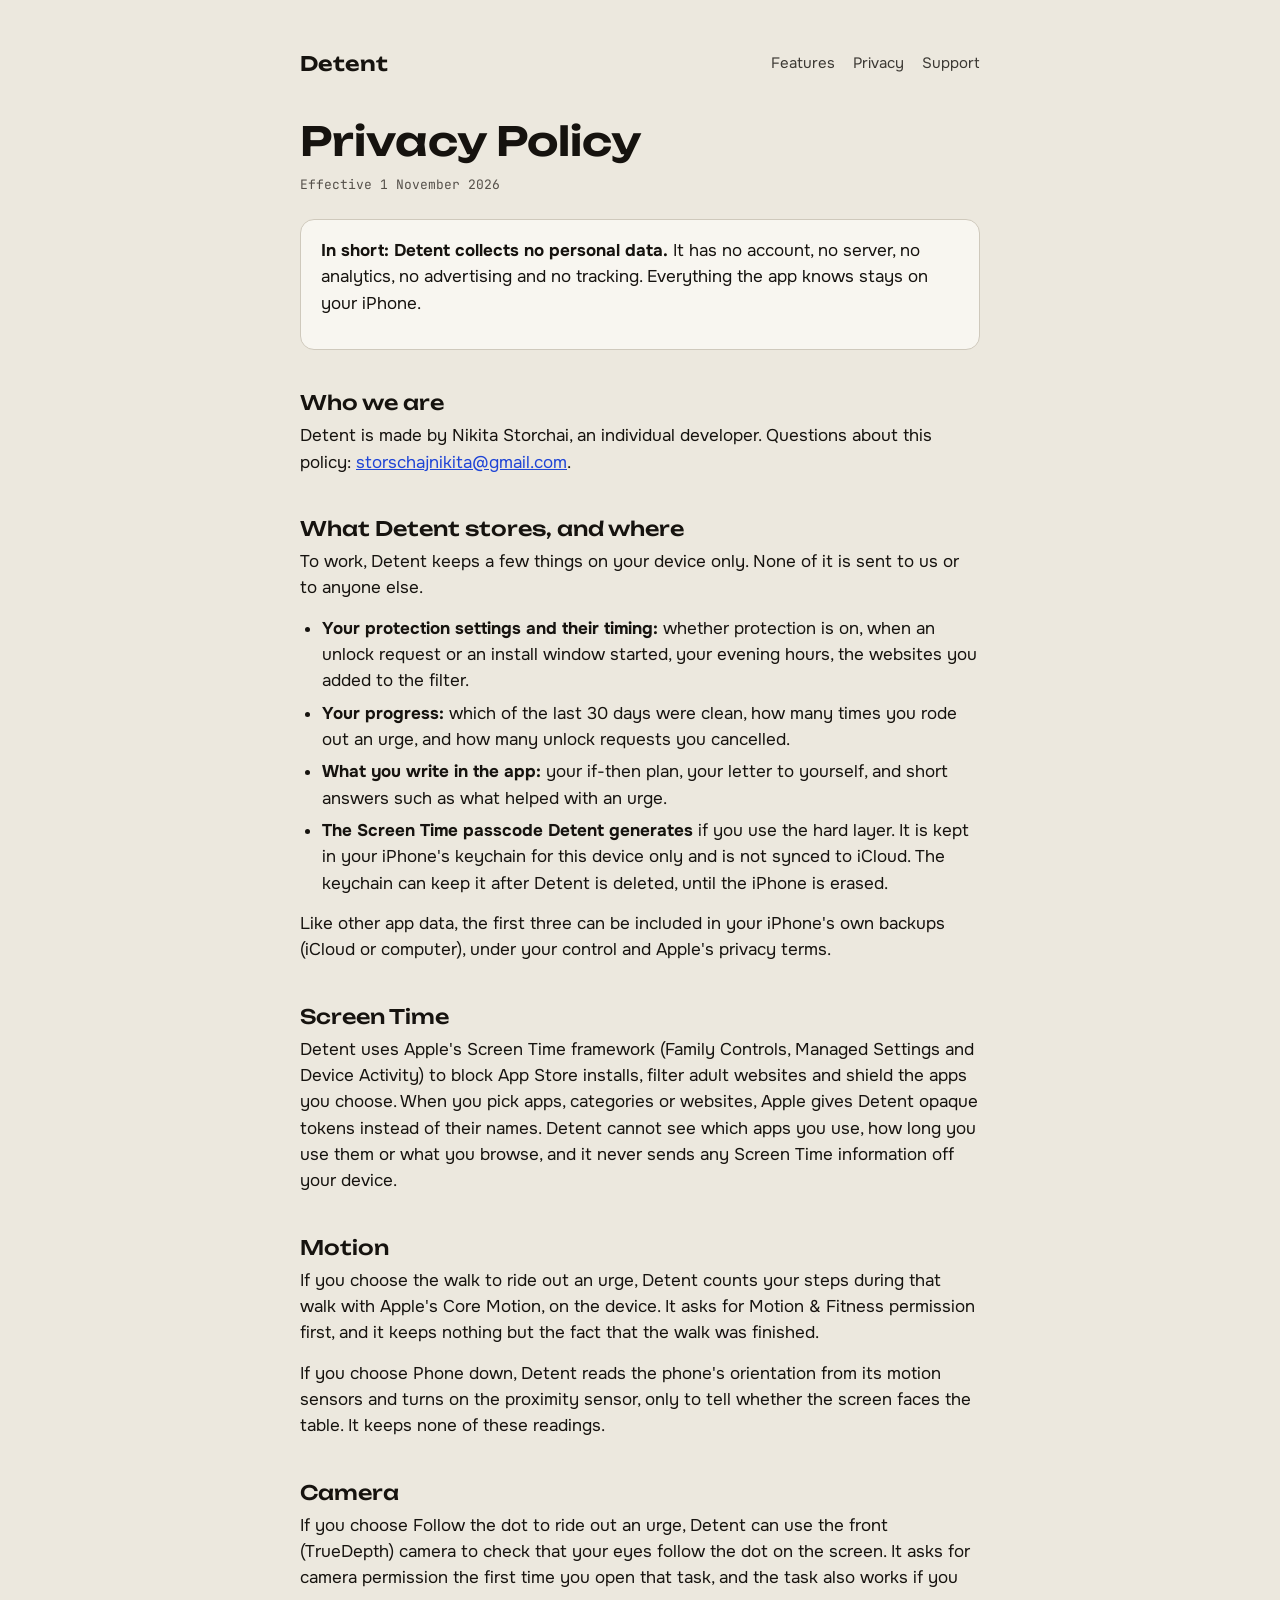
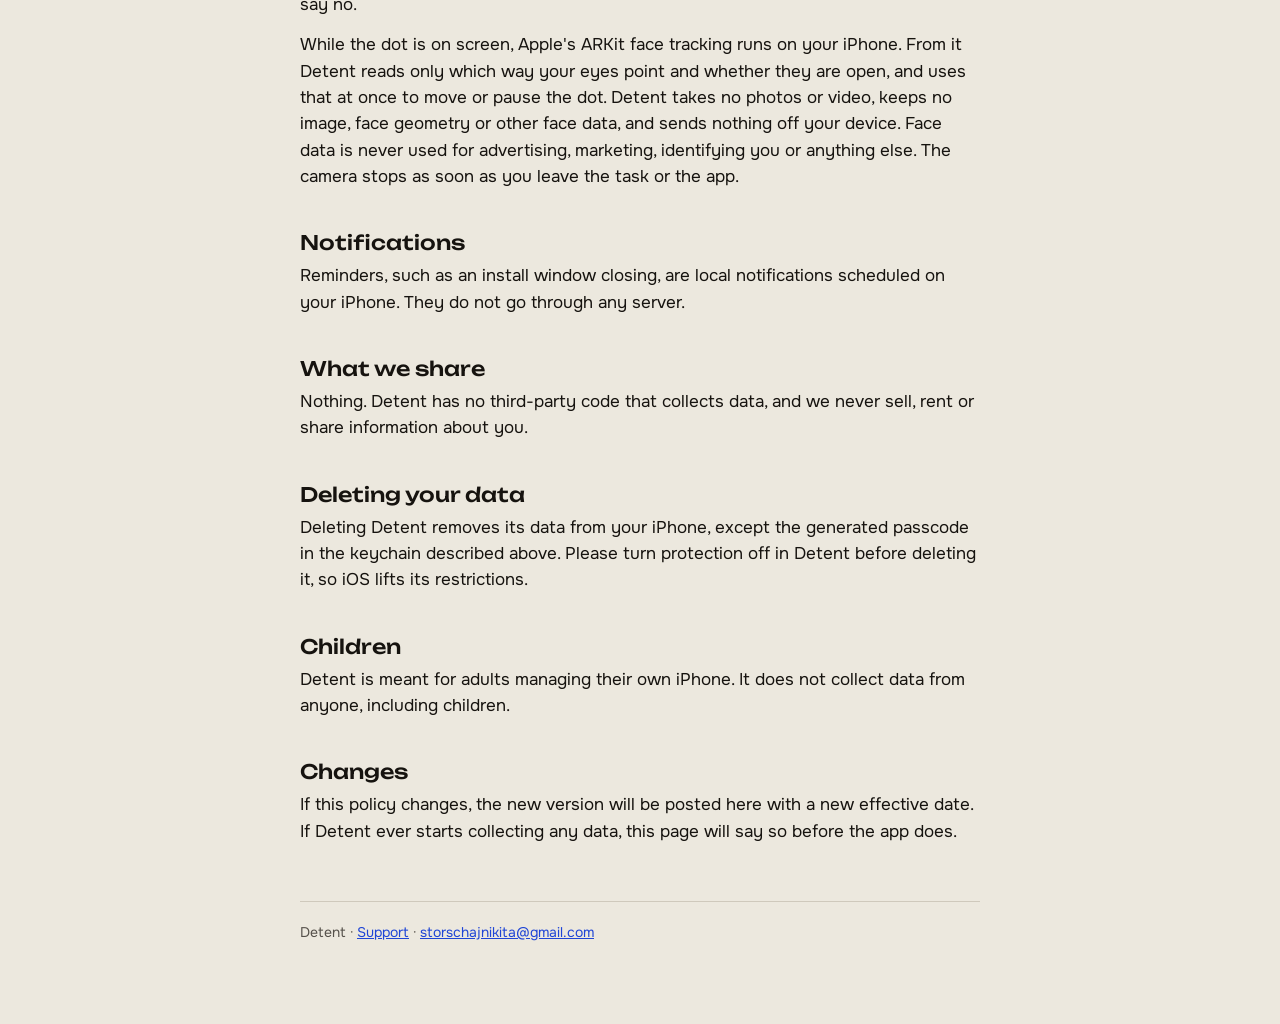
<file: privacy.html>
<!doctype html>
<html lang="en">
<head>
<meta charset="utf-8">
<meta name="viewport" content="width=device-width, initial-scale=1">
<title>Privacy Policy · Detent</title>
<meta name="description" content="Detent collects no personal data. Everything stays on your iPhone.">
<link rel="preconnect" href="https://fonts.googleapis.com">
<link rel="preconnect" href="https://fonts.gstatic.com" crossorigin>
<link href="https://fonts.googleapis.com/css2?family=Unbounded:wght@500;600&family=Onest:wght@400;600&family=JetBrains+Mono:wght@400&display=swap" rel="stylesheet">
<link rel="icon" type="image/png" href="img/icon.png">
<link rel="apple-touch-icon" href="img/icon.png">
<link rel="stylesheet" href="style.css">
</head>
<body>
<main>
  <header class="site">
    <a class="wordmark" href="./">Detent</a>
    <nav><a href="features.html">Features</a><a href="privacy.html">Privacy</a><a href="support.html">Support</a></nav>
  </header>

  <h1>Privacy Policy</h1>
  <p class="meta">Effective 1 November 2026</p>

  <div class="card">
    <p><strong>In short: Detent collects no personal data.</strong> It has no
    account, no server, no analytics, no advertising and no tracking. Everything
    the app knows stays on your iPhone.</p>
  </div>

  <h2>Who we are</h2>
  <p>Detent is made by Nikita Storchai, an individual developer.
  Questions about this policy:
  <a href="mailto:storschajnikita@gmail.com">storschajnikita@gmail.com</a>.</p>

  <h2>What Detent stores, and where</h2>
  <p>To work, Detent keeps a few things on your device only. None of it is sent
  to us or to anyone else.</p>
  <ul>
    <li><strong>Your protection settings and their timing:</strong> whether
    protection is on, when an unlock request or an install window started, your
    evening hours, the websites you added to the filter.</li>
    <li><strong>Your progress:</strong> which of the last 30 days were clean,
    how many times you rode out an urge, and how many unlock requests you
    cancelled.</li>
    <li><strong>What you write in the app:</strong> your if-then plan, your
    letter to yourself, and short answers such as what helped with an
    urge.</li>
    <li><strong>The Screen Time passcode Detent generates</strong> if you use
    the hard layer. It is kept in your iPhone's keychain for this device only
    and is not synced to iCloud. The keychain can keep it after Detent is
    deleted, until the iPhone is erased.</li>
  </ul>
  <p>Like other app data, the first three can be included in your iPhone's own
  backups (iCloud or computer), under your control and Apple's
  privacy terms.</p>

  <h2>Screen Time</h2>
  <p>Detent uses Apple's Screen Time framework (Family Controls, Managed
  Settings and Device Activity) to block App Store installs, filter adult
  websites and shield the apps you choose. When you pick apps, categories or
  websites, Apple gives Detent opaque tokens instead of their names. Detent
  cannot see which apps you use, how long you use them or what you browse, and
  it never sends any Screen Time information off your device.</p>

  <h2>Motion</h2>
  <p>If you choose the walk to ride out an urge, Detent counts your steps
  during that walk with Apple's Core Motion, on the device. It asks for Motion
  &amp; Fitness permission first, and it keeps nothing but the fact that the
  walk was finished.</p>
  <p>If you choose Phone down, Detent reads the phone's orientation from its
  motion sensors and turns on the proximity sensor, only to tell whether the
  screen faces the table. It keeps none of these readings.</p>

  <h2>Camera</h2>
  <p>If you choose Follow the dot to ride out an urge, Detent can use the front
  (TrueDepth) camera to check that your eyes follow the dot on the screen. It
  asks for camera permission the first time you open that task, and the task
  also works if you say no.</p>
  <p>While the dot is on screen, Apple's ARKit face tracking runs on your
  iPhone. From it Detent reads only which way your eyes point and whether they
  are open, and uses that at once to move or pause the dot. Detent takes no
  photos or video, keeps no image, face geometry or other face data, and sends
  nothing off your device. Face data is never used for advertising, marketing,
  identifying you or anything else. The camera stops as soon as you leave the
  task or the app.</p>

  <h2>Notifications</h2>
  <p>Reminders, such as an install window closing, are local notifications
  scheduled on your iPhone. They do not go through any server.</p>

  <h2>What we share</h2>
  <p>Nothing. Detent has no third-party code that collects data, and we never
  sell, rent or share information about you.</p>

  <h2>Deleting your data</h2>
  <p>Deleting Detent removes its data from your iPhone, except the generated
  passcode in the keychain described above. Please turn protection off in
  Detent before deleting it, so iOS lifts its restrictions.</p>

  <h2>Children</h2>
  <p>Detent is meant for adults managing their own iPhone. It does not collect
  data from anyone, including children.</p>

  <h2>Changes</h2>
  <p>If this policy changes, the new version will be posted here with a new
  effective date. If Detent ever starts collecting any data, this page will say
  so before the app does.</p>

  <footer>Detent · <a href="support.html">Support</a> ·
  <a href="mailto:storschajnikita@gmail.com">storschajnikita@gmail.com</a></footer>
</main>
</body>
</html>
</file>
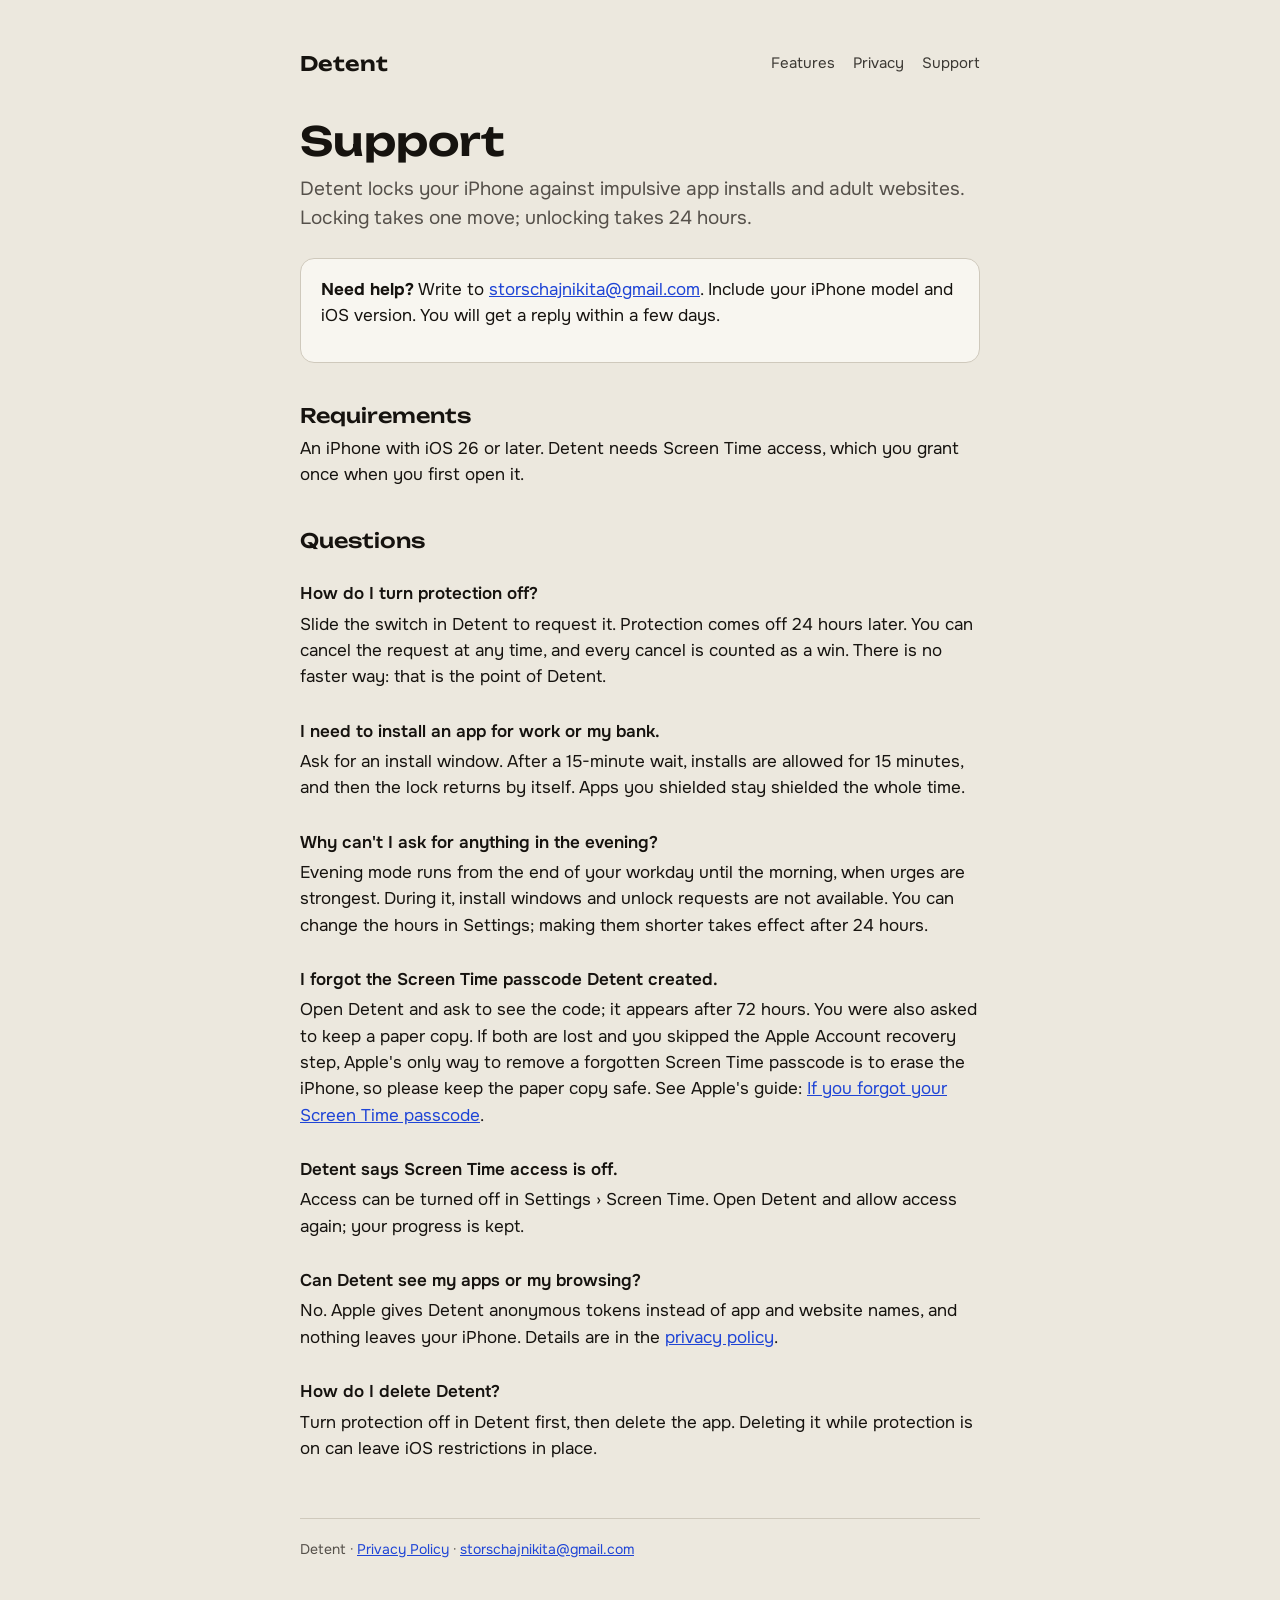
<file: support.html>
<!doctype html>
<html lang="en">
<head>
<meta charset="utf-8">
<meta name="viewport" content="width=device-width, initial-scale=1">
<title>Support · Detent</title>
<meta name="description" content="Help with Detent: unlocking, install windows, evening mode, the Screen Time passcode, and how to reach the developer.">
<link rel="preconnect" href="https://fonts.googleapis.com">
<link rel="preconnect" href="https://fonts.gstatic.com" crossorigin>
<link href="https://fonts.googleapis.com/css2?family=Unbounded:wght@500;600&family=Onest:wght@400;600&family=JetBrains+Mono:wght@400&display=swap" rel="stylesheet">
<link rel="icon" type="image/png" href="img/icon.png">
<link rel="apple-touch-icon" href="img/icon.png">
<link rel="stylesheet" href="style.css">
</head>
<body>
<main>
  <header class="site">
    <a class="wordmark" href="./">Detent</a>
    <nav><a href="features.html">Features</a><a href="privacy.html">Privacy</a><a href="support.html">Support</a></nav>
  </header>

  <h1>Support</h1>
  <p class="lead">Detent locks your iPhone against impulsive app installs and
  adult websites. Locking takes one move; unlocking takes 24 hours.</p>

  <div class="card">
    <p><strong>Need help?</strong> Write to
    <a href="mailto:storschajnikita@gmail.com">storschajnikita@gmail.com</a>.
    Include your iPhone model and iOS version. You will get a reply within a few
    days.</p>
  </div>

  <h2>Requirements</h2>
  <p>An iPhone with iOS 26 or later. Detent needs Screen Time access, which you
  grant once when you first open it.</p>

  <h2>Questions</h2>

  <h3>How do I turn protection off?</h3>
  <p>Slide the switch in Detent to request it. Protection comes off 24 hours
  later. You can cancel the request at any time, and every cancel is counted as
  a win. There is no faster way: that is the point of Detent.</p>

  <h3>I need to install an app for work or my bank.</h3>
  <p>Ask for an install window. After a 15-minute wait, installs are allowed
  for 15 minutes, and then the lock returns by itself. Apps you shielded stay
  shielded the whole time.</p>

  <h3>Why can't I ask for anything in the evening?</h3>
  <p>Evening mode runs from the end of your workday until the morning, when
  urges are strongest. During it, install windows and unlock requests are not
  available. You can change the hours in Settings; making them shorter takes
  effect after 24 hours.</p>

  <h3>I forgot the Screen Time passcode Detent created.</h3>
  <p>Open Detent and ask to see the code; it appears after 72 hours. You were
  also asked to keep a paper copy. If both are lost and you skipped the Apple
  Account recovery step, Apple's only way to remove a forgotten Screen Time
  passcode is to erase the iPhone, so please keep the paper copy safe. See
  Apple's guide:
  <a href="https://support.apple.com/en-us/102677">If you forgot your Screen
  Time passcode</a>.</p>

  <h3>Detent says Screen Time access is off.</h3>
  <p>Access can be turned off in Settings › Screen Time. Open Detent and
  allow access again; your progress is kept.</p>

  <h3>Can Detent see my apps or my browsing?</h3>
  <p>No. Apple gives Detent anonymous tokens instead of app and website names,
  and nothing leaves your iPhone. Details are in the
  <a href="privacy.html">privacy policy</a>.</p>

  <h3>How do I delete Detent?</h3>
  <p>Turn protection off in Detent first, then delete the app. Deleting it
  while protection is on can leave iOS restrictions in place.</p>

  <footer>Detent · <a href="privacy.html">Privacy Policy</a> ·
  <a href="mailto:storschajnikita@gmail.com">storschajnikita@gmail.com</a></footer>
</main>
</body>
</html>
</file>
<file: assets/detent.css>
/* Detent site: shared styles for index.html and features.html.
   Detent's own palette and fonts; the site commits to that look, so there is no dark variant. */
:root {
  --bone: #ECE8DE;
  --paper: #F4F1E8;
  --surface: #F8F6F0;
  --ink: #16130F;
  --ink-2: #221E19;
  --muted: #55504A;
  --muted-night: #A9A296;
  --hairline: #CFC9BC;
  --off: #D9D3C6;
  --cobalt: #1F45D6;
  --on-cobalt: #C9D3FF;
  --orange: #A84300;
  --display: "Unbounded", "Arial Black", system-ui, sans-serif;
  --body: "Onest", "Helvetica Neue", system-ui, sans-serif;
  --mono: "JetBrains Mono", ui-monospace, Menlo, monospace;
  --gl: max(20px, env(safe-area-inset-left, 0px));
  --gr: max(20px, env(safe-area-inset-right, 0px));
  color-scheme: light;
}
* { box-sizing: border-box; }
html { -webkit-text-size-adjust: 100%; background: var(--cobalt); }
main { background: var(--bone); }
body { margin: 0; background: var(--cobalt); color: var(--ink); font: 400 17px/1.55 var(--body); -webkit-font-smoothing: antialiased; }
img { display: block; max-width: 100%; }
h1, h2, h3 { margin: 0; text-wrap: balance; }
p { margin: 0; }
button { font: inherit; color: inherit; }
.mono { font-family: var(--mono); font-variant-numeric: tabular-nums; }
.wrap { padding-left: var(--gl); padding-right: var(--gr); max-width: 1200px; margin: 0 auto; }
:focus-visible { outline: 3px solid var(--orange); outline-offset: 3px; border-radius: 6px; }
[hidden] { display: none !important; }


/* Site header, store button, footer */
.site { display: flex; align-items: center; justify-content: space-between; gap: 16px; padding-block: 16px; }
.site .word { font: 600 20px/1 var(--display); color: inherit; text-decoration: none; }
.site nav { display: flex; gap: 22px; font-size: 15px; }
.site nav a { color: inherit; text-decoration: none; font-weight: 500; }
.site nav a:hover { text-decoration: underline; text-underline-offset: 4px; }
.store { display: flex; flex-wrap: wrap; align-items: center; gap: 10px 16px; }
/* Apple's badge, untouched, and the date on one bone plate that is the link; 13 px round the badge is Apple's clear space (a quarter of its height) */
.store-plate { display: flex; align-items: center; gap: 18px; padding: 13px 24px 13px 13px; border-radius: 22px; background: var(--bone); color: var(--ink); text-decoration: none; text-align: left; transition: background-color .15s ease; }
.store-plate:hover { background: var(--surface); }
.store-plate:focus-visible { outline: 3px solid var(--bone); outline-offset: 3px; border-radius: 22px; }
.store-plate img { display: block; width: auto; height: 51px; }
.plate-date { display: flex; flex-direction: column; gap: 3px; font: 600 16px/1.1 var(--display); letter-spacing: -.01em; white-space: nowrap; }
.plate-date small { font: 500 13px/1.2 var(--body); letter-spacing: 0; color: var(--muted); }
.facts { display: flex; flex-wrap: wrap; gap: 6px 18px; margin-top: 18px; font: 400 13px/1.4 var(--mono); }
.facts span::before { content: "✓ "; }
.foot a { color: inherit; text-decoration: none; }
.foot a:hover { text-decoration: underline; }
.foot { padding-block: 26px calc(40px + env(safe-area-inset-bottom, 0px)); display: flex; flex-wrap: wrap; justify-content: space-between; gap: 14px; font: 400 13px/1.4 var(--mono); }
/* Apple's credit line, asked for wherever the App Store badge is used */
.foot .legal { flex-basis: 100%; margin: 0; font-size: 12px; line-height: 1.5; }

/* Phone with a screenshot: an iPhone's outline at --w wide */
.phone { --w: 260px; width: var(--w); max-width: 100%; aspect-ratio: 462 / 978; padding: calc(var(--w) * 0.024); border-radius: calc(var(--w) * 0.155); background: #0B0A08; box-shadow: inset 0 0 0 1px #3A352E, 0 30px 60px -28px rgba(10, 14, 40, .45); flex: none; position: relative; }
.phone .scr { width: 100%; height: 100%; border-radius: calc(var(--w) * 0.132); overflow: hidden; background: var(--bone); position: relative; }
.phone .scr > img { width: 100%; height: 100%; object-fit: cover; object-position: center top; }
.phone::after { content: ""; position: absolute; top: calc(var(--w) * 0.035); left: 50%; width: calc(var(--w) * 0.29); height: calc(var(--w) * 0.085); transform: translateX(-50%); background: #000; border-radius: 999px; z-index: 5; }

/* ===== The live phone: the main screen at its real 390 × 844 pt, scaled to fit ===== */
.devwrap { --s: .6; width: calc(410px * var(--s)); height: calc(864px * var(--s)); flex: none; position: relative; }
.dev { position: absolute; left: 0; top: 0; width: 410px; height: 864px; padding: 10px; border-radius: 56px; background: #0B0A08; box-shadow: inset 0 0 0 1.5px #3A352E, 0 40px 80px -30px rgba(8, 14, 48, .55); transform: scale(var(--s)); transform-origin: 0 0; }
.dev .island { position: absolute; top: 21px; left: 50%; width: 122px; height: 35px; margin-left: -61px; border-radius: 18px; background: #000; z-index: 9; }
.ms { --m-bg: #ECE8DE; --m-surface: #F8F6F0; --m-ink: #16130F; --m-muted: #55504A; --m-hair: #CFC9BC; --m-track: #D9D3C6; --m-fill: #1F45D6; --m-accent: #1F45D6; --m-orange: #A84300; --m-slip: #8C867C; --m-knob: #F8F6F0;
  position: relative; width: 390px; height: 844px; border-radius: 46px; overflow: hidden; background: var(--m-bg); color: var(--m-ink); font-family: var(--body); user-select: none; -webkit-user-select: none; }
.ms-top { display: flex; align-items: center; justify-content: space-between; padding: 56px 24px 0; height: 100px; }
.ms-word { font: 600 17px/1 var(--display); letter-spacing: -.01em; }
.ms-set { width: 44px; height: 44px; border-radius: 12px; border: 1.5px solid var(--m-ink); background: var(--m-surface); display: grid; place-items: center; }
.ms-set svg { fill: none; stroke: var(--m-ink); stroke-width: 1.8; stroke-linecap: round; }
.ms-body { padding: 0 24px; }
.ms-h { margin: 32px 0 0; font: 600 44px/1 var(--display); letter-spacing: -.02em; }
.ms-sub { margin: 14px 0 0; font-size: 17px; line-height: 1.45; color: var(--m-muted); max-width: 320px; }
.ms-lbl { margin: 18px 0 0; font-size: 16px; line-height: 1.4; color: var(--m-muted); }
.ms-timer { margin: 24px 0 0; display: flex; flex-direction: column; gap: 8px; }
.ms-timer .t { font: 500 56px/1 var(--mono); letter-spacing: -.02em; color: var(--m-orange); font-variant-numeric: tabular-nums; }
.ms-timer .u { font-size: 20px; font-weight: 600; line-height: 1.3; }
.ms-line { margin: 6px 0 0; font-size: 15px; line-height: 1.45; color: var(--m-muted); max-width: 330px; }
.ms-hours { margin-top: 20px; display: grid; grid-template-columns: repeat(12, 1fr); gap: 6px; }
.ms-hours i { display: block; height: 22px; border-radius: 5px; background: var(--m-track); }
.ms-hours i.past { background: var(--m-orange); }
.ms-knob.pop svg { animation: knobIcon .45s cubic-bezier(.3, 1.4, .5, 1); }
@keyframes knobIcon { from { opacity: 0; transform: scale(.5) rotate(-12deg); } }
.ms { transition: background-color .9s ease, color .9s ease; }
.ms.night { --m-bg: #16130F; --m-surface: #221E19; --m-ink: #ECE8DE; --m-muted: #A9A296; --m-hair: #3A342C; --m-track: #2A2620; --m-slip: #6B655C; --m-accent: #4F6EF7; --m-orange: #E07A35; }
.ms.night .ob-bolt .rail::before { border-top-color: #3A342C; }
.ms.night .ms-switch::after { box-shadow: none; }
.ms.static .ms-knob { cursor: default; pointer-events: none; }
.ms-row { transition: background-color .3s ease; }
.ms-row.tap { background-color: rgba(22, 19, 15, .07); }
.ms-row.dim { opacity: .45; }
.ms-row.moonrow .i { stroke: var(--m-orange); }
.ms-row.moonrow .v { color: var(--m-orange); }
.ob-bolt.open .bar { background: var(--m-orange); }
.ob-bolt.open .nm { color: var(--m-orange); }
.ms-hours.win { grid-template-columns: repeat(15, 1fr); }
.ms > .ts { z-index: 5; }
.ts.rode { background: #1F45D6; color: #ECE8DE; }
.ts.rode .xbtn { width: 44px; height: 44px; border-radius: 12px; border: 1.5px solid rgba(236, 232, 222, .75); display: grid; place-items: center; }
.ts.rode .xbtn svg { fill: none; stroke: #ECE8DE; stroke-width: 1.8; stroke-linecap: round; }
.ts.rode .rh { margin: 28px 0 0; font: 600 40px/1 var(--display); letter-spacing: -0.02em; }
.ts.rode .rnum { margin-top: 10px; height: 150px; overflow: hidden; }
.ts.rode .rnum .col { display: flex; flex-direction: column; transition: transform .9s cubic-bezier(.3, 1.2, .5, 1); }
.ts.rode .rnum .col.go { transform: translateY(-150px); }
.ts.rode .rnum b { display: block; height: 150px; font: 600 150px/150px var(--display); letter-spacing: -0.05em; }
.ts.rode .rsub { margin: 4px 0 0; font-size: 16px; line-height: 1.4; color: #C9D3FF; }
.ts.rode .rsq { margin-top: 26px; display: grid; grid-template-columns: repeat(15, 1fr); gap: 6px; }
.ts.rode .rsq i { display: block; height: 17px; border-radius: 4px; background: #ECE8DE; }
.ts.rode .rsq i.slip { background: transparent; box-shadow: inset 0 0 0 1.5px rgba(236, 232, 222, .6); }
.ts.rode .rsq i.today { box-shadow: 0 0 0 2px #1F45D6, 0 0 0 3.5px #ECE8DE; }
.ts.rode .rsq.pop i { animation: hrIn .45s cubic-bezier(.3, 1.3, .5, 1) backwards; animation-delay: calc(var(--k) * 22ms + 150ms); }
.ts.rode .rcount { margin: 12px 0 0; font-size: 15px; color: #C9D3FF; }
.ts.rode .rdone { margin-top: auto; height: 56px; border-radius: 16px; background: #ECE8DE; color: #16130F; display: grid; place-items: center; font-size: 16px; font-weight: 600; }
.ms-hours.pop i { animation: hrIn .45s cubic-bezier(.3, 1.3, .5, 1) backwards; animation-delay: calc(var(--k) * 16ms + 140ms); }
@keyframes hrIn { from { opacity: 0; transform: scale(.55); } }
.ms-sq { margin-top: 24px; display: grid; grid-template-columns: repeat(15, 1fr); gap: 6px; }
.ms-sq i { display: block; height: 17px; border-radius: 4px; background: var(--m-accent); }
.ms-sq i.slip { background: transparent; box-shadow: inset 0 0 0 1.5px var(--m-slip); }
.ms-sq i.today { box-shadow: 0 0 0 2px var(--m-bg), 0 0 0 3.5px var(--m-ink); }
.ms-counts { margin: 12px 0 0; font-size: 16px; line-height: 1.45; color: var(--m-muted); }
.ms-counts b { color: var(--m-ink); font-weight: 600; }
.ms-rows { margin-top: 24px; border-bottom: 1px solid var(--m-hair); }
.ms-row { height: 52px; display: flex; align-items: center; gap: 12px; border-top: 1px solid var(--m-hair); font-size: 16px; width: 100%; background: none; border-left: 0; border-right: 0; border-bottom: 0; padding: 0; text-align: left; color: inherit; }
.ms-row svg { flex: none; fill: none; stroke-linecap: round; stroke-linejoin: round; }
.ms-row .i { stroke: var(--m-ink); stroke-width: 1.8; }
.ms-row.main .i { stroke: var(--m-accent); stroke-width: 2; }
.ms-row.main .l { font-weight: 600; }
.ms-row .l { flex: 1; }
.ms-row .v { font: 400 13px var(--mono); color: var(--m-muted); }
.ms-row .c { stroke: var(--m-muted); stroke-width: 2; }
button.ms-row { cursor: pointer; }
.ms-rest { transition: opacity .3s ease .05s; }
/* bolts: name, a dotted rail, a bar, and its catch */
.ob-bolts { margin-top: 16px; display: flex; flex-direction: column; }
.ob-bolt { display: flex; align-items: center; min-height: 34px; }
.ob-bolt .nm { flex: none; width: 150px; display: flex; align-items: center; gap: 10px; color: var(--m-muted); transition: color .25s ease; font-size: 16px; }
.ob-bolt .nm svg { flex: none; fill: none; stroke: currentColor; stroke-width: 1.8; stroke-linecap: round; stroke-linejoin: round; }
.ob-bolt.seated .nm { color: var(--m-ink); }
.ob-bolt .rail { position: relative; flex: 1; height: 28px; }
.ob-bolt .rail::before { content: ""; position: absolute; left: 8px; right: 19px; top: 13px; border-top: 2px dotted #CFC9BC; }
.ob-bolt .bar { position: absolute; left: 0; top: 6px; width: 96px; height: 16px; border-radius: 8px; background: #D9D3C6; transition: background .2s ease; }
.ob-bolt .catch { position: absolute; right: 0; top: 0; width: 15px; height: 28px; border: 2.5px solid #CFC9BC; border-left: 0; border-radius: 0 10px 10px 0; transition: border-color .2s ease; }
.ob-bolt.seated .bar { background: var(--tint, #1F45D6); }
.ob-bolt.seated .catch { border-color: var(--tint, #1F45D6); }
.ob-bolts.orange { --tint: #A84300; }
.ob-bolt .catch.knock { animation: knock .34s ease-out; }
@keyframes knock { 0% { transform: none; } 22% { transform: translateX(3px); } 100% { transform: none; } }
/* the switch */
.ms-cap { position: absolute; left: 24px; right: 24px; bottom: 136px; margin: 0; text-align: center; font-size: 14px; line-height: 1.4; color: var(--m-muted); transition: opacity .3s ease; }
.ms-switch { position: absolute; left: 24px; right: 24px; bottom: 34px; height: 88px; border-radius: 44px; background: var(--m-track); overflow: hidden; transition: background .5s ease; touch-action: none; }
.ms-switch::after { content: ""; position: absolute; inset: 0; border-radius: 44px; box-shadow: inset 0 0 0 1.5px var(--m-ink); pointer-events: none; }
.ms-switch.on { background: var(--m-fill); }
.ms-switch.cd { background: var(--m-orange); }
.ms-fill { position: absolute; left: 0; top: 0; bottom: 0; width: 0; border-radius: 44px; background: var(--m-fill); opacity: 0; }
.ms-fill.o { background: var(--m-orange); }
.ms-lab { position: absolute; top: 0; height: 88px; display: flex; align-items: center; gap: 8px; font-size: 15px; font-weight: 600; white-space: nowrap; }
.ms-lab svg { fill: none; stroke-width: 2; stroke-linecap: round; stroke-linejoin: round; flex: none; }
.ms-lab.l { left: 28px; color: #FFFFFF; }
.ms-lab.r { right: 28px; color: var(--m-ink); }
.ms-lab.rw { right: 28px; color: #FFFFFF; }
.ms-lab .soft { stroke: #C9D3FF; }
.ms-lab .softo { stroke: #FFE3CF; }
.ms-lab .ink { stroke: var(--m-ink); }
.ms-lab .mono { font-size: 12px; font-weight: 500; color: #C9D3FF; }
.ms-knob { all: unset; box-sizing: border-box; position: absolute; top: 6px; left: 6px; width: 76px; height: 76px; border-radius: 38px; background: var(--m-knob); box-shadow: 0 3px 6px rgba(22,19,15,.25); display: grid; place-items: center; cursor: grab; touch-action: none; z-index: 2; }
.ms-knob:active { cursor: grabbing; }
.ms-knob:focus-visible { outline: 3px solid var(--orange); outline-offset: 3px; }
.ms-knob svg { fill: none; stroke-width: 2; stroke-linecap: round; stroke-linejoin: round; }
.ms-knob .k-off { stroke: #55504A; }
.ms-knob .k-on { stroke: #1F45D6; }
.ms-knob .k-cd { stroke: var(--m-orange); }
.nudge .ms-knob { animation: msNudge 1.6s ease-in-out .5s 2; }
@keyframes msNudge { 0%, 100% { translate: 0; } 30% { translate: 18px; } 55% { translate: 0; } }
.nudge-l .ms-knob { animation: msNudgeL 1.6s ease-in-out .8s 2; }
@keyframes msNudgeL { 0%, 100% { translate: 0; } 30% { translate: -18px; } 55% { translate: 0; } }
.ms .tx { transition: opacity .12s ease, transform .12s ease; }

/* ===== D: hero ===== */
.d-hero { background: var(--cobalt); color: var(--bone); }
.d-hero > .wrap { min-height: 100svh; display: flex; flex-direction: column; }
.d-hero .grid { flex: 1; }
.d-hero .grid { display: grid; grid-template-columns: minmax(0, 1fr) auto; gap: clamp(32px, 6vw, 96px); align-items: center; padding-block: clamp(12px, 3vh, 40px) clamp(28px, 6vh, 72px); }
.d-hero .grid > * { min-width: 0; }
.d-hero h1 { font: 600 clamp(38px, min(6vw, 9vh), 88px)/0.98 var(--display); letter-spacing: -0.03em; }
.d-hero .lede { margin-top: clamp(14px, 2.4vh, 22px); font-size: clamp(17px, 1.5vw, 20px); color: var(--on-cobalt); max-width: 32ch; }
.d-hero .store { margin-top: clamp(20px, 3.6vh, 32px); }
.d-hero .facts { color: var(--on-cobalt); }
.d-try { display: grid; justify-items: center; gap: 12px; }
.d-hint { width: 0; min-width: 100%; min-height: 4.2em; font: 400 12.5px/1.4 var(--mono); color: var(--on-cobalt); text-align: center; text-wrap: balance; }

/* ===== D: sticky story ===== */
.d-story { --bg: #ECE8DE; --fg: #16130F; --sub: #55504A; background: var(--bg); color: var(--fg); transition: background-color .6s ease, color .6s ease; }
.d-story .grid { display: grid; grid-template-columns: minmax(0, 1fr) minmax(0, 0.75fr); gap: 48px; }
.d-story .grid > * { min-width: 0; }
.d-step { height: 100svh; min-height: 520px; display: flex; flex-direction: column; justify-content: center; max-width: 30rem; }
.d-step > .k { font: 400 13px/1 var(--mono); color: var(--sub); }
.d-step > h2 { font: 600 clamp(30px, 3.6vw, 52px)/1.03 var(--display); letter-spacing: -0.025em; margin-top: 14px; }
.d-step > p { margin-top: 16px; font-size: 18px; color: var(--sub); }
.d-step .inline { display: none; }
.d-sticky { position: sticky; top: 0; height: 100svh; display: flex; align-items: center; justify-content: center; }
.d-sticky .devwrap { transition: opacity .3s ease; }
.dots { position: absolute; right: 0; top: 50%; transform: translateY(-50%); display: grid; gap: 9px; }
.dots i { width: 6px; height: 6px; border-radius: 50%; background: currentColor; opacity: .25; transition: opacity .3s, transform .3s; }
.dots i.on { opacity: 1; transform: scale(1.4); }

/* ===== Seven urge tasks, animated ===== */
.urges { background: var(--ink); color: var(--bone); padding-block: clamp(64px, 9vw, 112px); }
.urges .head { display: flex; flex-wrap: wrap; justify-content: space-between; align-items: end; gap: 20px; }
.urges h2 { font: 600 clamp(30px, 4vw, 56px)/1.03 var(--display); letter-spacing: -0.025em; max-width: 15ch; }
.urges .head p { color: var(--muted-night); max-width: 34ch; }
.cards { margin-top: 40px; display: grid; grid-template-columns: repeat(4, minmax(0, 1fr)); gap: 16px; }
.card { background: var(--ink-2); border-radius: 24px; padding: 16px; display: grid; gap: 14px; min-width: 0; }
.card .stage { aspect-ratio: 1 / 0.86; border-radius: 16px; background: var(--bone); color: var(--ink); position: relative; overflow: hidden; display: grid; place-items: center; }
.card .t { display: flex; justify-content: space-between; gap: 10px; align-items: baseline; }
.card .t b { font: 600 17px/1.2 var(--display); color: var(--bone); }
.card .t span { font: 400 12px var(--mono); color: var(--muted-night); white-space: nowrap; }
.card.more { background: var(--cobalt); align-content: center; gap: 14px; }
.card.more p { font: 600 clamp(20px, 2vw, 26px)/1.15 var(--display); color: var(--bone); }
.card.more span { color: var(--on-cobalt); font-size: 15px; }
.a-breathe { width: 34%; aspect-ratio: 1; border-radius: 22%; background: var(--cobalt); animation: br 8s cubic-bezier(.4,0,.2,1) infinite; }
@keyframes br { 0%, 100% { transform: scale(.8); border-radius: 22%; } 50% { transform: scale(1.45); border-radius: 50%; } }
.a-breathe-l { position: absolute; bottom: 10%; font: 500 12px var(--mono); color: var(--muted); }
.a-breathe-l::after { content: "in"; animation: brl 8s steps(1) infinite; }
@keyframes brl { 0% { content: "in"; } 50% { content: "out"; } }
.a-down-box { position: absolute; inset: 0; }
.a-down-t { position: absolute; left: 0; right: 0; top: 16%; text-align: center; font: 500 clamp(30px, 3.4vw, 42px)/1 var(--mono); color: var(--ink); }
.a-down-t small { display: block; margin-top: 6px; font: 400 12px var(--body); color: var(--muted); }
.a-table { position: absolute; left: 16%; right: 16%; bottom: 20%; height: 3px; border-radius: 2px; background: var(--hairline); }
.a-down { position: absolute; left: calc(50% - 14px); bottom: calc(20% + 3px); width: 28px; height: 50px; border-radius: 7px; background: var(--ink); transform-origin: 100% 100%; animation: down 7s cubic-bezier(.5,0,.3,1) infinite; }
.a-down::after { content: ""; position: absolute; inset: 3px; border-radius: 5px; background: var(--cobalt); animation: downFace 7s steps(1) infinite; }
@keyframes down { 0%, 12% { transform: none; } 26%, 84% { transform: translateX(-11px) rotate(90deg); } 96%, 100% { transform: none; } }
@keyframes downFace { 0% { opacity: 1; } 22% { opacity: 0; } 90% { opacity: 1; } }
.a-dot { position: absolute; width: 12%; aspect-ratio: 1; border-radius: 50%; background: var(--cobalt); offset-path: path("M 30 60 C 30 20, 90 20, 90 60 C 90 100, 150 100, 150 60 C 150 20, 90 20, 90 60 C 90 100, 30 100, 30 60 Z"); animation: dot 6s linear infinite; left: calc(50% - 90px); top: calc(50% - 60px); }
@keyframes dot { to { offset-distance: 100%; } }
.a-dot-path { position: absolute; width: 180px; height: 120px; left: calc(50% - 90px); top: calc(50% - 60px); }
.a-walk { font: 500 clamp(34px, 4vw, 48px)/1 var(--mono); }
.a-walk small { display: block; font-size: 12px; color: var(--muted); text-align: center; margin-top: 6px; }
.a-walk-bar { position: absolute; left: 14%; right: 14%; bottom: 14%; height: 6px; border-radius: 3px; background: var(--off); overflow: hidden; }
.a-walk-bar i { display: block; height: 100%; background: var(--cobalt); animation: walk 7s linear infinite; }
@keyframes walk { from { width: 0; } to { width: 100%; } }
/* 2048: detent.js places the tiles; --g is the gap between cells */
.a-2048, .ts .mgrid { position: relative; display: grid; grid-template-columns: repeat(4, 1fr); gap: var(--g); }
.a-2048 > b, .ts .mgrid > b { aspect-ratio: 1; }
.a-2048 > i, .ts .mgrid > i { position: absolute; left: 0; top: 0; width: calc((100% - 3 * var(--g)) / 4); aspect-ratio: 1; display: grid; place-items: center; font-family: var(--display); font-weight: 600; font-style: normal; line-height: 1; letter-spacing: -.02em; transition: transform .45s cubic-bezier(.3,.8,.2,1), opacity .3s ease, background-color .25s ease, color .25s ease; }
.a-2048 > i.pop, .ts .mgrid > i.pop { animation: tPop .28s cubic-bezier(.3,1.6,.5,1); }
.a-2048 > i.born, .ts .mgrid > i.born { animation: tBorn .3s ease-out; }
@keyframes tPop { 0% { scale: 1; } 40% { scale: 1.16; } 100% { scale: 1; } }
@keyframes tBorn { from { opacity: 0; scale: .6; } to { opacity: 1; scale: 1; } }
.a-2048 { --g: 6px; width: 74%; container-type: inline-size; }
.a-2048 > i { border-radius: 17%; font-size: 8cqw; }
.a-2048 > i[data-d="3"] { font-size: 7cqw; }
.a-2048 > i[data-d="4"] { font-size: 6cqw; }
.a-push { display: grid; justify-items: center; gap: 10px; }
.a-push .n { font: 500 clamp(34px, 4vw, 48px)/1 var(--mono); }
.a-push .ring { width: 54px; height: 54px; border-radius: 50%; background: var(--cobalt); animation: push 1.6s ease-in-out infinite; }
@keyframes push { 0%, 100% { transform: scale(.7); opacity: .5; } 50% { transform: scale(1); opacity: 1; } }
.a-letter { width: 84%; display: grid; gap: 8px; }
.a-letter .cnt { justify-self: end; font: 400 12px var(--mono); color: var(--muted); }
.a-letter .cnt b { font: 600 18px var(--display); color: var(--ink); margin-right: 3px; }
.a-letter .paper { background: var(--surface); border: 1px solid var(--hairline); border-radius: 10px; padding: 10px 12px; font: 500 13px/1.45 var(--body); }
.a-letter .done { color: var(--ink); }
.a-letter .rest { color: rgba(85, 80, 74, .55); }
.a-letter .caret { display: inline-block; width: 1.5px; height: 1em; background: var(--cobalt); vertical-align: -2px; animation: blink 1s steps(1) infinite; }
@keyframes blink { 50% { opacity: 0; } }

/* ===== Ending ===== */
.end { background: var(--cobalt); color: var(--bone); padding-top: clamp(72px, 10vw, 120px); }
.end .grid { display: flex; flex-wrap: wrap; justify-content: space-between; align-items: end; gap: 32px; padding-bottom: 64px; }
.end h2 { font: 600 clamp(36px, 5.2vw, 76px)/1 var(--display); letter-spacing: -0.03em; max-width: 12ch; }
.end .foot { color: var(--on-cobalt); border-top: 1px solid rgba(201, 211, 255, .25); }
.end-zeros { display: grid; grid-template-columns: repeat(4, minmax(0, 1fr)); gap: 0 28px; padding-bottom: 56px; }
.end-zeros div { border-top: 1px solid rgba(201, 211, 255, .3); padding-top: 18px; }
.end-zeros b { display: block; font: 500 clamp(36px, 4vw, 56px)/1 var(--mono); }
.end-zeros span { display: block; margin-top: 8px; color: var(--on-cobalt); font-size: 15px; }
.end .priv { max-width: 44ch; margin-top: 18px; color: var(--on-cobalt); font-size: 18px; }

/* ===== Features page ===== */
.fx-hero { background: var(--cobalt); color: var(--bone); }
.fx-hero > .wrap { min-height: 100svh; display: flex; flex-direction: column; }
.fx-hero .intro { flex: 1; }
.fx-hero .intro { display: grid; grid-template-columns: minmax(0, 0.9fr) minmax(0, 1.1fr); gap: clamp(32px, 6vw, 96px); align-items: center; padding-block: 24px 56px; }
.fx-hero .intro > * { min-width: 0; }
.fx-hero h1 { font: 600 clamp(40px, min(6vw, 9vh), 88px)/0.98 var(--display); letter-spacing: -0.03em; }
.fx-hero .lede { margin-top: 18px; font-size: clamp(17px, 1.5vw, 20px); color: var(--on-cobalt); max-width: 30ch; }
.fx-index { border-bottom: 1px solid rgba(201, 211, 255, .3); display: grid; grid-template-columns: repeat(2, minmax(0, 1fr)); column-gap: 28px; }
.fx-index a { display: flex; align-items: center; gap: 12px; height: 52px; border-top: 1px solid rgba(201, 211, 255, .3); color: var(--bone); text-decoration: none; font-size: 16px; }
.fx-index a svg { flex: none; fill: none; stroke: currentColor; stroke-width: 1.8; stroke-linecap: round; stroke-linejoin: round; }
.fx-index a .l { flex: 1; }
.fx-index a .v { font: 400 13px var(--mono); color: var(--on-cobalt); }
.fx-index a .c { stroke: var(--on-cobalt); stroke-width: 2; }
.fx-index a:hover .l { text-decoration: underline; }

.fx-sec { --bg: var(--bone); --fg: var(--ink); --sub: var(--muted); --line: var(--hairline); --accent: var(--cobalt); background: var(--bg); color: var(--fg); }
.fx-sec.cob { --bg: var(--cobalt); --fg: var(--bone); --sub: var(--on-cobalt); --line: rgba(201, 211, 255, .3); --accent: var(--bone); }
.fx-sec.ink { --bg: var(--ink); --fg: var(--bone); --sub: var(--muted-night); --line: #3A342C; --accent: #8FA3FF; }
.fx-sec.plain + .fx-sec.plain .fx-row { border-top: 1px solid var(--line); }
.fx-row { display: grid; grid-template-columns: minmax(0, 1fr) auto; gap: clamp(32px, 7vw, 120px); align-items: center; min-height: 100svh; padding-block: 40px; }
.fx-row > * { min-width: 0; }
.fx-row .k { font: 400 13px/1 var(--mono); color: var(--sub); }
.fx-row h2 { font: 600 clamp(30px, 3.6vw, 52px)/1.03 var(--display); letter-spacing: -0.025em; margin-top: 14px; max-width: 16ch; }
.fx-row .txt > p { margin-top: 16px; font-size: 18px; color: var(--sub); max-width: 40ch; }
.fx-phone { display: grid; justify-items: center; gap: 12px; }
.fx-phone .phone { --w: calc(min(560px, 100vh - 200px) * 0.472); }
.fx-phone .scr img { position: absolute; inset: 0; width: 100%; height: 100%; object-fit: cover; object-position: center top; opacity: 0; transition: opacity .9s ease; }
.fx-phone .scr img.on { opacity: 1; }
.fx-cap { width: 0; min-width: 100%; min-height: 2.8em; text-align: center; font: 400 12.5px/1.4 var(--mono); color: var(--sub); text-wrap: balance; }
.fx-dev { display: grid; justify-items: center; gap: 12px; }
/* option rows, in the app's row style */
.opts { margin-top: 28px; max-width: 460px; border-bottom: 1px solid var(--line); }
.opt { all: unset; box-sizing: border-box; position: relative; display: flex; align-items: center; gap: 12px; width: 100%; height: 52px; border-top: 1px solid var(--line); cursor: pointer; font-size: 16px; color: var(--fg); }
.opt::before { content: ""; flex: none; width: 8px; height: 8px; box-shadow: inset 0 0 0 1.5px var(--sub); transition: background-color .2s, box-shadow .2s; }
.opt .l { flex: 1; }
.opt .v { font: 400 13px var(--mono); color: var(--sub); }
.opt[aria-pressed="true"] { font-weight: 600; }
.opt[aria-pressed="true"]::before { background: var(--accent); box-shadow: none; }
.opt .run { position: absolute; left: 0; bottom: -1px; height: 2px; width: 0; background: var(--accent); }
.opt:focus-visible { outline: 3px solid var(--orange); outline-offset: 2px; }
/* evening: a time slider */
.eve { margin-top: 30px; max-width: 460px; }
.eve .now { display: flex; align-items: baseline; gap: 12px; }
.eve .now b { display: inline-block; font: 500 48px/1 var(--mono); letter-spacing: -0.02em; }
.eve .now span { font-size: 16px; color: var(--sub); }
.evebar { position: relative; margin-top: 22px; height: 6px; border-radius: 3px; background: linear-gradient(90deg, #3A342C 0 calc(var(--p, 50) * 1%), rgba(79, 110, 247, .35) calc(var(--p, 50) * 1%) 100%); }
.evebar i { position: absolute; left: 0; top: 0; bottom: 0; width: 0; border-radius: 3px; background: var(--bone); opacity: .55; transition: background .5s ease, opacity .5s ease; }
.evebar b { position: absolute; top: 50%; width: 16px; height: 16px; margin: -8px 0 0 -8px; border-radius: 50%; background: var(--bone); box-shadow: 0 0 0 5px rgba(236, 232, 222, .14); transition: background .5s ease, box-shadow .5s ease; }
.evebar.night i { background: #4F6EF7; opacity: 1; }
.evebar.night b { background: #8FA3FF; box-shadow: 0 0 0 5px rgba(143, 163, 255, .2); }
.eve input[type="range"] { -webkit-appearance: none; appearance: none; width: 100%; height: 28px; margin: 22px 0 0; background: transparent; cursor: pointer; }
.eve input[type="range"]::-webkit-slider-runnable-track { height: 6px; border-radius: 3px; background: linear-gradient(90deg, #3A342C 0 calc(var(--p) * 1%), #4F6EF7 calc(var(--p) * 1%) 100%); }
.eve input[type="range"]::-moz-range-track { height: 6px; border-radius: 3px; background: #3A342C; }
.eve input[type="range"]::-webkit-slider-thumb { -webkit-appearance: none; width: 28px; height: 28px; margin-top: -11px; border-radius: 50%; background: var(--bone); box-shadow: 0 2px 6px rgba(0,0,0,.4); }
.eve input[type="range"]::-moz-range-thumb { width: 28px; height: 28px; border: 0; border-radius: 50%; background: var(--bone); }
.eve input[type="range"]:focus-visible { outline: 3px solid var(--orange); outline-offset: 4px; border-radius: 14px; }
.eve .ticks { display: flex; justify-content: space-between; margin-top: 8px; font: 400 12px var(--mono); color: var(--sub); }
.eve .state { margin-top: 22px; padding-top: 16px; border-top: 1px solid var(--line); font-size: 16px; }
.eve .state b { display: block; font: 600 20px/1.2 var(--display); }
.eve .state span { display: block; margin-top: 6px; color: var(--sub); }
/* progress: a 30-day grid you can tap */
.prog { margin-top: 30px; max-width: 460px; }
.prog .g { display: grid; grid-template-columns: repeat(15, 1fr); gap: 6px; }
.prog .g button { all: unset; aspect-ratio: 1; border-radius: 4px; background: var(--cobalt); cursor: pointer; }
.prog .g button.s { background: transparent; box-shadow: inset 0 0 0 1.5px #8C867C; }
.prog .g button.t { box-shadow: 0 0 0 2px var(--bg), 0 0 0 3.5px var(--fg); }
.prog .g button.s.t { box-shadow: inset 0 0 0 1.5px #8C867C, 0 0 0 2px var(--bg), 0 0 0 3.5px var(--fg); }
.prog .g.pop button { animation: sqIn .5s cubic-bezier(.3,1.5,.5,1) backwards; animation-delay: calc(var(--i) * 28ms); }
.prog .g.pop button.t { animation: sqIn .5s cubic-bezier(.3,1.5,.5,1) backwards, sqToday 1.6s ease-in-out calc(var(--i) * 28ms + .5s) 2; animation-delay: calc(var(--i) * 28ms), calc(var(--i) * 28ms + .5s); }
@keyframes sqIn { from { transform: translateY(-14px) scale(.4); opacity: 0; } }
@keyframes sqToday { 0%, 100% { transform: none; } 50% { transform: scale(1.25); } }
.prog .g button:focus-visible { outline: 2px solid var(--orange); outline-offset: 2px; }
.prog .n { margin-top: 14px; font-size: 16px; color: var(--sub); }
.prog .n b { color: var(--fg); font-weight: 600; }
/* the live task phone: Detent's task screens at 390 × 844 pt, animated */
.ts { position: absolute; inset: 0; padding: 56px 24px 34px; display: flex; flex-direction: column; background: #ECE8DE; color: #16130F; opacity: 0; transition: opacity .6s ease; pointer-events: none; }
.ts.on { opacity: 1; }
.ts .bar { position: relative; height: 44px; display: flex; justify-content: space-between; align-items: center; }
.ts .back { width: 44px; height: 44px; border-radius: 12px; border: 1.5px solid #16130F; background: #F8F6F0; display: grid; place-items: center; }
.ts .back svg { fill: none; stroke: #16130F; stroke-width: 1.8; stroke-linecap: round; stroke-linejoin: round; }
.ts .bar .mid { position: absolute; inset: 0; display: flex; align-items: center; justify-content: center; font-size: 15px; color: #55504A; }
.ts .bar .m { font: 400 15px var(--mono); color: #55504A; }
.ts .h44 { margin: 32px 0 0; font: 600 44px/1 var(--display); letter-spacing: -0.02em; }
.ts .h30 { margin: 28px 0 0; font: 600 30px/1 var(--display); letter-spacing: -0.02em; }
.ts .note { font-size: 15px; line-height: 1.45; color: #55504A; max-width: 320px; }
.ts .stop { margin-top: auto; text-align: center; height: 44px; line-height: 44px; font-size: 16px; font-weight: 600; }
/* breathe */
.ts .bbox { margin: 40px auto 0; position: relative; width: 280px; height: 280px; display: grid; place-items: center; }
.ts .bbox::before { content: ""; position: absolute; inset: 10px; border: 1.5px solid #CFC9BC; border-radius: 30px; }
.ts .bsq { width: 184px; height: 184px; border-radius: 26px; background: #1F45D6; display: grid; place-items: center; font: 400 44px var(--mono); color: #FFFFFF; transform: scale(.62); }
.ts .bword { margin-top: 26px; text-align: center; font: 600 40px/1 var(--display); letter-spacing: -0.02em; }
.ts .bphases { margin-top: 22px; display: flex; }
.ts .bphases span { flex: 1; text-align: center; }
.ts .bphases i { font-style: normal; display: inline-block; padding-bottom: 4px; border-bottom: 2px solid transparent; font-size: 15px; color: #55504A; }
.ts .bphases i.on { border-color: #1F45D6; font-weight: 600; color: #16130F; }
.ts .btime { margin-top: auto; display: flex; justify-content: center; align-items: baseline; gap: 8px; margin-bottom: 18px; }
.ts .btime b { font: 500 30px var(--mono); letter-spacing: -0.02em; }
.ts .btime span, .ts .bfoot { font-size: 14px; color: #55504A; }
.ts .bfoot { text-align: center; }
/* follow the dot */
.ts .drow { margin-top: 20px; display: flex; justify-content: space-between; font: 400 16px var(--mono); color: #55504A; }
.ts .dsets { margin-top: 12px; display: grid; grid-template-columns: repeat(4, 1fr); gap: 6px; }
.ts .dsets i { height: 6px; border-radius: 3px; background: #D9D3C6; overflow: hidden; }
.ts .dsets i b { display: block; height: 100%; width: 0; background: #1F45D6; }
.ts .dlane { position: relative; margin-top: 44px; width: 342px; height: 160px; }
.ts .dlane .ln { position: absolute; left: 0; top: 80px; width: 342px; height: 1.5px; background: #CFC9BC; }
.ts .dlane .tk { position: absolute; top: 70px; width: 1.5px; height: 20px; background: #55504A; }
.ts .dlane .dt { position: absolute; top: 80px; border-radius: 50%; background: #1F45D6; transform: translate(-50%, -50%); }
/* walk */
.ts .wcount { margin-top: 22px; display: flex; align-items: baseline; gap: 10px; }
.ts .wcount b { font: 600 84px/1 var(--display); letter-spacing: -0.02em; }
.ts .wcount span { font: 400 16px var(--mono); color: #55504A; }
.ts .wsnake { margin-top: 30px; display: block; overflow: visible; }
/* 2048 */
.ts .mrow { margin-top: 18px; display: flex; justify-content: space-between; font: 400 15px var(--mono); color: #55504A; }
.ts .mrow b { color: #16130F; font-weight: 400; }
.ts .mboard { margin-top: 16px; background: #16130F; border-radius: 20px; padding: 12px; }
.ts .mgrid { --g: 8px; }
.ts .mgrid > b { border-radius: 10px; background: rgba(236, 232, 222, .1); }
.ts .mgrid > i { border-radius: 10px; font-size: 32px; }
.ts .mgrid > i[data-d="3"] { font-size: 23px; }
.ts .mgrid > i[data-d="4"] { font-size: 17px; }
/* push-ups */
.ts.push { padding-left: 0; padding-right: 0; }
.ts.push .bar { padding: 0 24px; }
.ts .parea { position: relative; flex: 1; overflow: hidden; }
.ts .parea .num { position: absolute; inset: 0; display: flex; flex-direction: column; align-items: center; justify-content: center; gap: 14px; }
.ts .parea .num b { font: 600 200px/1 var(--display); letter-spacing: -0.02em; }
.ts .parea .num span { font: 400 18px var(--mono); color: #55504A; }
.ts .parea .fill { position: absolute; left: 0; right: 0; bottom: 0; height: 0; background: #1F45D6; box-shadow: inset 0 2px 0 rgba(255,255,255,.35); transition: height .5s cubic-bezier(.3,1.2,.5,1); }
.ts .parea .num.over b { color: #FFFFFF; }
.ts .parea .num.over span { color: #C9D3FF; }
.ts.push .stop { margin: 0 24px; }
/* letter */
.ts .lhead { margin-top: 32px; display: flex; justify-content: space-between; align-items: flex-end; gap: 12px; }
.ts .lhead h3 { margin: 0; font: 600 30px/1 var(--display); letter-spacing: -0.02em; }
.ts .lhead .c { display: flex; align-items: baseline; gap: 4px; }
.ts .lhead .c b { font: 600 30px/1 var(--display); }
.ts .lhead .c span { font: 400 14px var(--mono); color: #55504A; }
.ts .lwhen { margin: 14px 0 0; font-size: 14px; color: #55504A; }
.ts .lpaper { margin-top: 12px; background: #F8F6F0; border: 1px solid #CFC9BC; border-radius: 12px; padding: 16px 18px; font-size: 18px; font-weight: 500; line-height: 1.45; }
.ts .lpaper .rest { color: rgba(85, 80, 74, .6); }
.ts .llab { margin-top: 28px; font-size: 14px; font-weight: 600; color: #55504A; }
.ts .lfield { margin-top: 12px; height: 120px; background: #F8F6F0; border: 2px solid #1F45D6; border-radius: 12px; padding: 14px; font-size: 18px; line-height: 1.45; }
.ts .lfield .caret { display: inline-block; width: 2px; height: 1.1em; vertical-align: -.2em; background: #1F45D6; animation: tBlink 1s steps(1) infinite; }
@keyframes tBlink { 50% { opacity: 0; } }
.ts .dtime { margin-top: 28px; display: flex; align-items: baseline; gap: 10px; }
.ts .dtime b { font: 500 48px/1 var(--mono); letter-spacing: -0.02em; }
.ts .dtime span { font-size: 14px; color: #55504A; }
.ts .dflip { margin-top: 24px; display: block; overflow: visible; }
.ts .dflip .face, .ts .dflip .backside { transition: opacity .35s ease; }
.ts .dflip.wait .face { animation: dFace 4.4s ease-in-out infinite; }
.ts .dflip.wait .backside { animation: dBack 4.4s ease-in-out infinite; }
.ts .dflip.down .face { opacity: 0; }
@keyframes dFace { 0%, 38% { opacity: 1; } 50%, 88% { opacity: 0; } 100% { opacity: 1; } }
@keyframes dBack { 0%, 38% { opacity: 0; } 50%, 88% { opacity: 1; } 100% { opacity: 0; } }
.ts.img { padding: 0; }
.ts.img img { width: 100%; height: 100%; object-fit: cover; object-position: center top; }

.fx-end { background: var(--cobalt); color: var(--bone); }
.fx-end-in { min-height: 100svh; display: flex; flex-direction: column; }
.fx-end-main { flex: 1; display: flex; flex-direction: column; align-items: center; justify-content: center; text-align: center; padding-block: 48px 32px; }
.fx-end-icon { width: clamp(88px, 12vh, 120px); height: auto; aspect-ratio: 1; border-radius: 24%; box-shadow: 0 0 0 1.5px rgba(236, 232, 222, .45), 0 28px 56px -20px rgba(8, 14, 48, .75); }
.fx-end h2 { margin-top: 0; font: 600 clamp(36px, min(5.4vw, 8.5vh), 80px)/1 var(--display); letter-spacing: -0.03em; max-width: 13ch; }
.fx-end .store { margin-top: clamp(24px, 4vh, 40px); }
.fx-end-priv { margin-top: clamp(36px, 7vh, 72px); font: 400 13px/1 var(--mono); color: var(--on-cobalt); }
.fx-end-zeros { list-style: none; margin: 14px 0 0; padding: 0; display: flex; flex-wrap: wrap; justify-content: center; gap: 10px; }
.fx-end-zeros li { padding: 9px 14px; border-radius: 999px; box-shadow: inset 0 0 0 1px rgba(201, 211, 255, .35); font-size: 15px; color: var(--on-cobalt); }
.fx-end-zeros b { font: 500 15px var(--mono); color: var(--bone); margin-right: 4px; }
.fx-end .foot { color: var(--on-cobalt); border-top: 1px solid rgba(201, 211, 255, .25); }

/* privacy */
.zeros { display: grid; grid-template-columns: repeat(2, minmax(0, 1fr)); gap: 0 32px; width: min(460px, 100%); }
.zeros div { padding: 22px 0 18px; border-top: 1px solid var(--line); }
.zeros b { display: block; font: 500 clamp(44px, 5vw, 64px)/1 var(--mono); }
.zeros span { display: block; margin-top: 8px; color: var(--sub); font-size: 15px; }

/* ===== Phone width ===== */
@media (max-width: 900px) {
  .site nav a:not(.fx-link) { display: none; }
  .d-hero .grid { grid-template-columns: 1fr; }
  .d-story .grid { grid-template-columns: 1fr; }
  .d-sticky { display: none; }
  .d-steps { padding-block: 0; }
  .d-step { height: auto; min-height: 0; padding-block: 56px; max-width: none; background: var(--sb); color: var(--sf); box-shadow: 0 0 0 100vmax var(--sb); clip-path: inset(0 -100vmax); }
  .d-step > .k, .d-step > p { color: var(--ss); }
  .d-step .inline { display: block; margin: 26px auto 0; --w: min(240px, 62vw); }
  .end .grid { flex-direction: column; align-items: center; text-align: center; }
  .end h2 { margin-inline: auto; }
  .cards { grid-template-columns: repeat(2, minmax(0, 1fr)); }
  .fx-hero .intro, .fx-row { grid-template-columns: 1fr; }
  .fx-hero > .wrap, .fx-row { min-height: 0; }
  .fx-row { padding-block: 56px; }
  .fx-end-in { min-height: 0; }
  .fx-end-main { padding-block: 72px 48px; }
  .end-zeros div { padding-bottom: 16px; }
  .fx-index { grid-template-columns: 1fr; }
  .fx-phone .phone { --w: min(270px, 68vw); }
}
@media (max-width: 520px) { .store { flex-direction: column; width: fit-content; margin-inline: auto; } .cards { gap: 10px; } .card { padding: 10px; gap: 10px; border-radius: 18px; } .card .t { flex-direction: column; gap: 2px; } .card .t b { font-size: 15px; } .card.more p { font-size: 18px; }
  .a-down-t { top: 10%; font-size: 26px; } .a-down-t small { font-size: 10.5px; } .a-table { bottom: 12%; } .a-down { left: calc(50% - 10px); bottom: calc(12% + 3px); width: 20px; height: 34px; border-radius: 5px; } .a-down::after { inset: 2px; border-radius: 4px; } }
@media (max-width: 359px) { .store-plate:not(.out) { flex-direction: column; gap: 13px; padding: 13px 13px 16px; } .store-plate:not(.out) .plate-date { align-items: center; text-align: center; } }
@media (prefers-reduced-motion: reduce) { *, *::before, *::after { transition: none !important; animation: none !important; } }
</file>
<file: style.css>
:root {
  --bg: #ECE8DE;
  --surface: #F8F6F0;
  --text: #16130F;
  --muted: #55504A;
  --line: #CFC9BC;
  --cobalt: #1F45D6;
}

* { box-sizing: border-box; }

html { -webkit-text-size-adjust: 100%; }

body {
  margin: 0;
  background: var(--bg);
  color: var(--text);
  font-family: "Onest", system-ui, -apple-system, "Segoe UI", sans-serif;
  font-size: 17px;
  line-height: 1.55;
}

main {
  max-width: 720px;
  margin: 0 auto;
  padding: 48px 20px 80px;
}

header.site {
  display: flex;
  align-items: center;
  justify-content: space-between;
  gap: 16px;
  margin-bottom: 40px;
}

.wordmark {
  font-family: "Unbounded", system-ui, sans-serif;
  font-weight: 600;
  font-size: 20px;
  color: var(--text);
  text-decoration: none;
}

header.site nav { display: flex; gap: 18px; font-size: 15px; }
header.site nav a { color: inherit; text-decoration: none; opacity: .82; }
header.site nav a:hover { opacity: 1; text-decoration: underline; }

h1 {
  font-family: "Unbounded", system-ui, sans-serif;
  font-weight: 600;
  font-size: clamp(28px, 6vw, 40px);
  line-height: 1.1;
  margin: 0 0 12px;
}

h2 {
  font-family: "Unbounded", system-ui, sans-serif;
  font-weight: 500;
  font-size: 20px;
  line-height: 1.25;
  margin: 40px 0 8px;
}

h3 {
  font-size: 17px;
  font-weight: 600;
  margin: 28px 0 4px;
}

p, ul { margin: 0 0 14px; }
ul { padding-left: 22px; }
li { margin-bottom: 6px; }

a { color: var(--cobalt); }

.meta {
  font-family: "JetBrains Mono", ui-monospace, monospace;
  font-size: 13px;
  color: var(--muted);
}

.lead { font-size: 19px; color: var(--muted); }

.card {
  background: var(--surface);
  border: 1px solid var(--line);
  border-radius: 14px;
  padding: 18px 20px;
  margin: 24px 0;
}

footer {
  margin-top: 56px;
  padding-top: 20px;
  border-top: 1px solid var(--line);
  color: var(--muted);
  font-size: 14px;
}

a { overflow-wrap: anywhere; }
</file>
